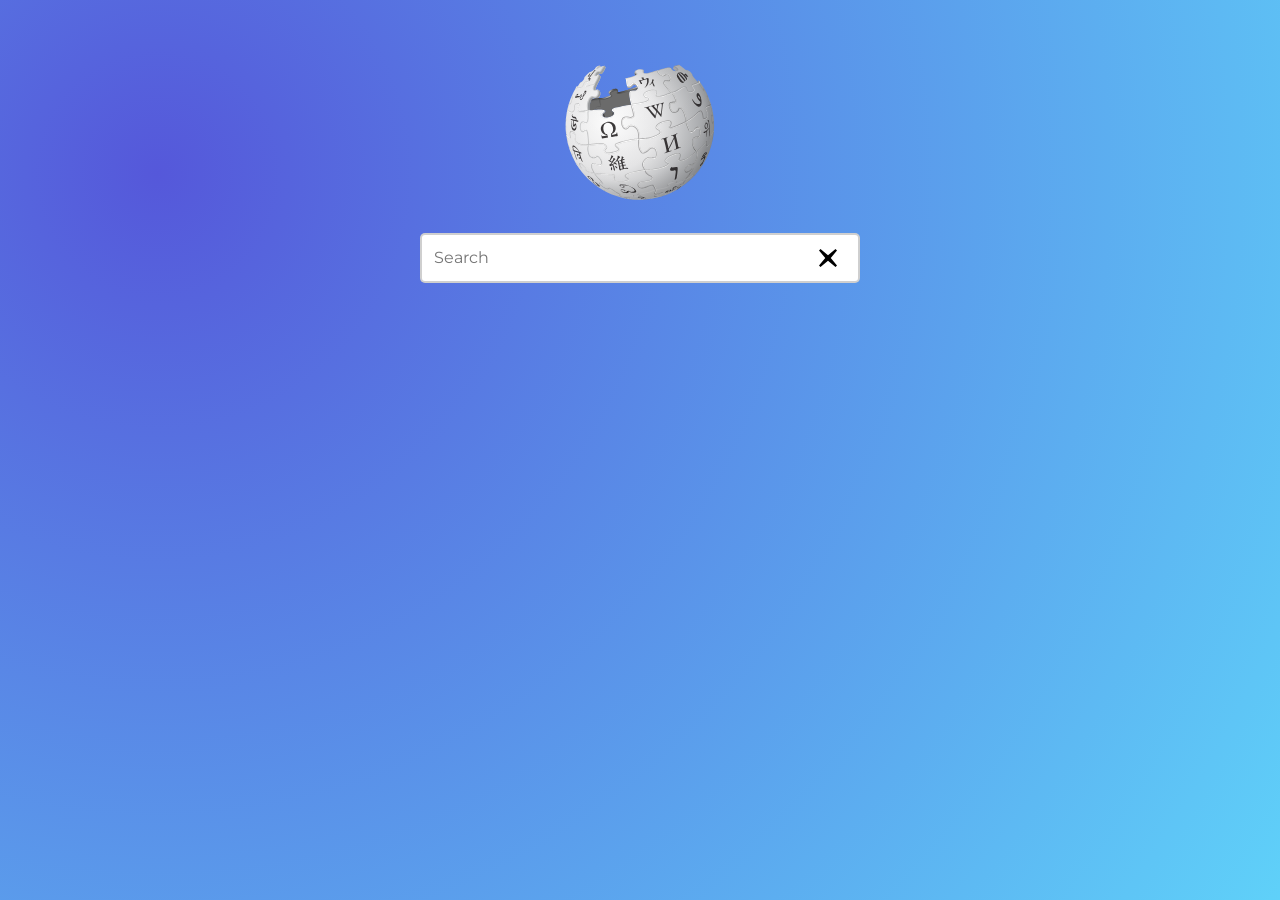
<file: index.html>
<html lang="en">
<head>
    <meta charset="UTF-8">
    <meta http-equiv="X-UA-Compatible" content="IE=edge">
    <meta name="viewport" content="width=device-width, initial-scale=1.0">
    <title>Wikipedia Search App</title>
    <link rel="stylesheet" href="assets/css/style.css">
    <style>
        body{
            background: radial-gradient(circle at 12.3% 19.3%, rgb(85, 88, 218) 0%, rgb(95, 209, 249) 100.2%);
        }
        form input {
            width: 440px;
            border: 2px solid var(--border-color);
            border-radius: 5px;
            font-size: 16px;
        }
        form > a {
            left: 0%;
            right: -100%;
            transform: translateX(45%);
        }
        .result-item {
            background-color: var(--light-blue);
            border-radius: 5px;
            transition: 0.1s;
        }
        .result-item:hover {
            box-shadow: 1px 2px 12px 2px rgba(17,81,140,1);
            -webkit-box-shadow: 1px 2px 12px 2px rgba(17,81,140,1);
            -moz-box-shadow: 1px 2px 12px 2px rgba(17,81,140,1);
        }
        /* .result-item > a {
            color: var(--link-blue);
        } */
        
    </style>
</head>
<body>
    <header class="d-flex justify-content-center align-items-center flex-column gap-2 p-4">
        <img src="assets/img/Wikipedia-logo-v2.svg" alt="" width="150px">
        <form class="submit-form d-flex align-items-center position-relative">
            <input type="text" name="" id="input" placeholder="Search" class="p-0-75" autocomplete="off" required autofocus>
            <a class="position-absolute" href="#"><img src="assets/icon/delete.svg" alt="" width="24px"></a> 
        </form>
    </header>
    <section class="results d-flex flex-column justify-content-center gap-1-5 p-3"> 
    </section>
</body>
<script src="assets/js/main.js"></script>
</html>
</file>
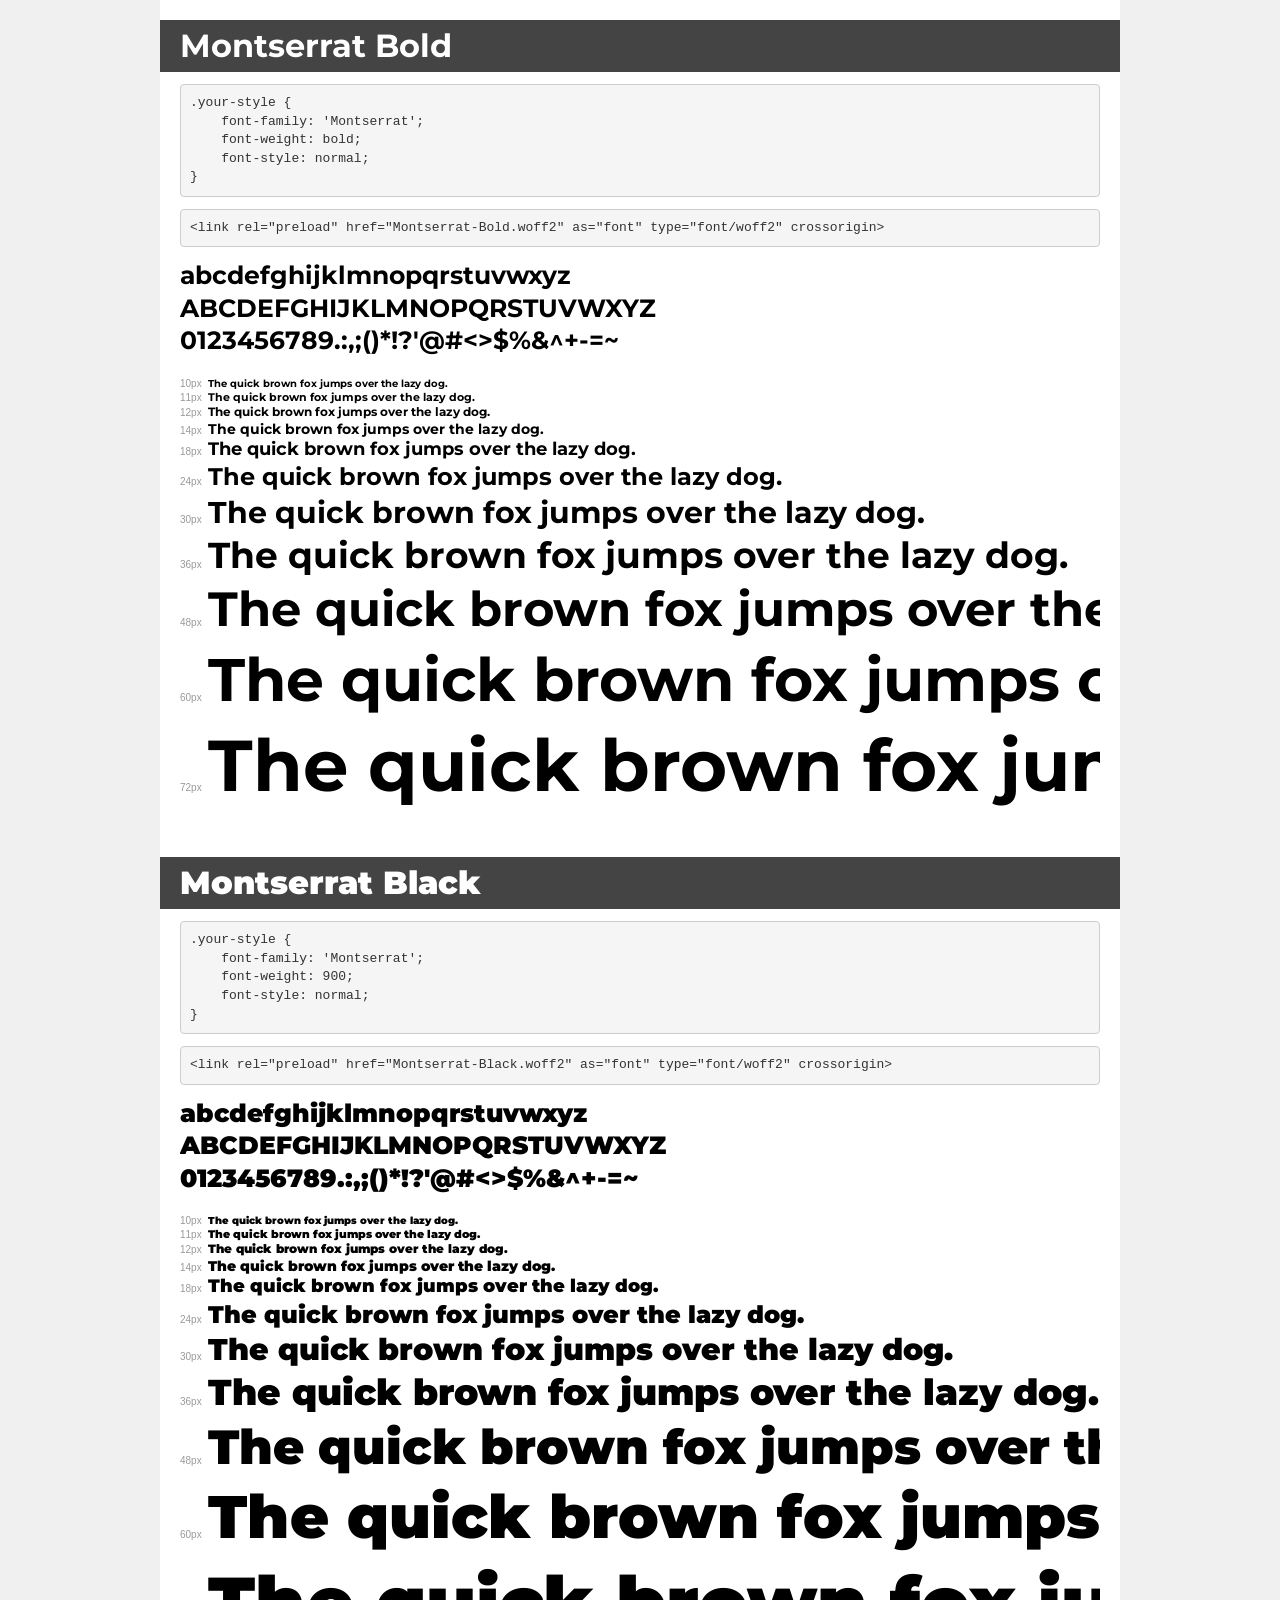
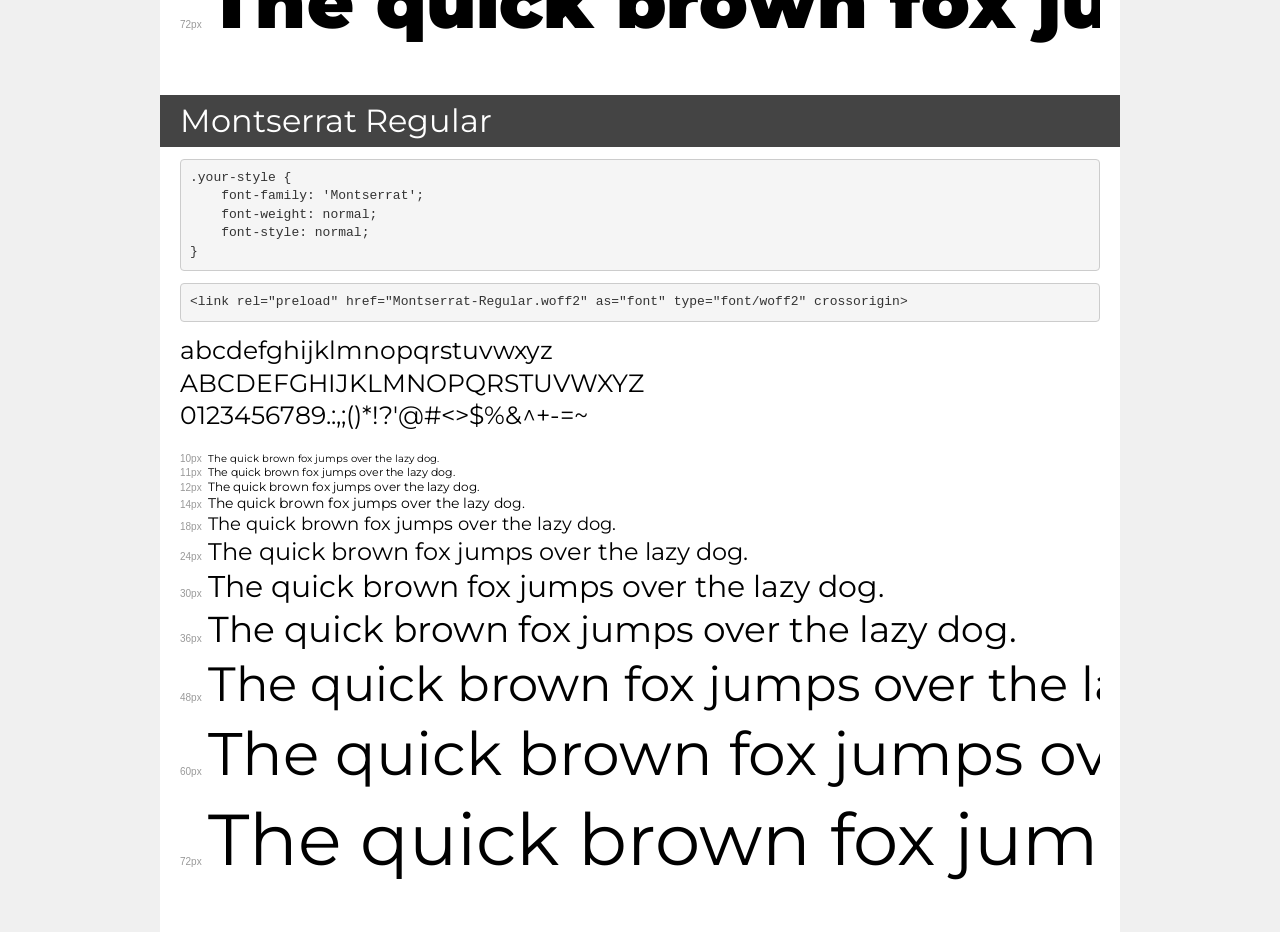
<file: assets/fonts/transfonter.org-20220406-080443/demo.html>
<!DOCTYPE html>
<html lang="en">
<head>
    <meta charset="utf-8">
    <meta http-equiv="X-UA-Compatible" content="IE=edge">
    <meta name="viewport" content="width=device-width, initial-scale=1">
    <meta name="robots" content="noindex, noarchive">
    <meta name="format-detection" content="telephone=no">
    <title>Transfonter demo</title>
    <link href="stylesheet.css" rel="stylesheet">
    <style>
        /*
        http://meyerweb.com/eric/tools/css/reset/
        v2.0 | 20110126
        License: none (public domain)
        */
        html, body, div, span, applet, object, iframe,
        h1, h2, h3, h4, h5, h6, p, blockquote, pre,
        a, abbr, acronym, address, big, cite, code,
        del, dfn, em, img, ins, kbd, q, s, samp,
        small, strike, strong, sub, sup, tt, var,
        b, u, i, center,
        dl, dt, dd, ol, ul, li,
        fieldset, form, label, legend,
        table, caption, tbody, tfoot, thead, tr, th, td,
        article, aside, canvas, details, embed,
        figure, figcaption, footer, header, hgroup,
        menu, nav, output, ruby, section, summary,
        time, mark, audio, video {
            margin: 0;
            padding: 0;
            border: 0;
            font-size: 100%;
            font: inherit;
            vertical-align: baseline;
        }
        /* HTML5 display-role reset for older browsers */
        article, aside, details, figcaption, figure,
        footer, header, hgroup, menu, nav, section {
            display: block;
        }
        body {
            line-height: 1;
        }
        ol, ul {
            list-style: none;
        }
        blockquote, q {
            quotes: none;
        }
        blockquote:before, blockquote:after,
        q:before, q:after {
            content: '';
            content: none;
        }
        table {
            border-collapse: collapse;
            border-spacing: 0;
        }
        /* demo styles */
        body {
            background: #f0f0f0;
            color: #000;
        }
        .page {
            background: #fff;
            width: 920px;
            margin: 0 auto;
            padding: 20px 20px 0 20px;
            overflow: hidden;
        }
        .font-container {
            overflow-x: auto;
            overflow-y: hidden;
            margin-bottom: 40px;
            line-height: 1.3;
            white-space: nowrap;
            padding-bottom: 5px;
        }
        h1 {
            position: relative;
            background: #444;
            font-size: 32px;
            color: #fff;
            padding: 10px 20px;
            margin: 0 -20px 12px -20px;
        }
        .letters {
            font-size: 25px;
            margin-bottom: 20px;
        }
        .s10:before {
            content: '10px';
        }
        .s11:before {
            content: '11px';
        }
        .s12:before {
            content: '12px';
        }
        .s14:before {
            content: '14px';
        }
        .s18:before {
            content: '18px';
        }
        .s24:before {
            content: '24px';
        }
        .s30:before {
            content: '30px';
        }
        .s36:before {
            content: '36px';
        }
        .s48:before {
            content: '48px';
        }
        .s60:before {
            content: '60px';
        }
        .s72:before {
            content: '72px';
        }
        .s10:before, .s11:before, .s12:before, .s14:before,
        .s18:before, .s24:before, .s30:before, .s36:before,
        .s48:before, .s60:before, .s72:before {
            font-family: Arial, sans-serif;
            font-size: 10px;
            font-weight: normal;
            font-style: normal;
            color: #999;
            padding-right: 6px;
        }
        pre {
            display: block;
            padding: 9px;
            margin: 0 0 12px;
            font-family: Monaco, Menlo, Consolas, "Courier New", monospace;
            font-size: 13px;
            line-height: 1.428571429;
            color: #333;
            font-weight: normal;
            font-style: normal;
            background-color: #f5f5f5;
            border: 1px solid #ccc;
            overflow-x: auto;
            border-radius: 4px;
        }
        /* responsive */
        @media (max-width: 959px) {
            .page {
                width: auto;
                margin: 0;
            }
        }
    </style>
</head>
<body>
<div class="page">
    <div class="demo">
        <h1 style="font-family: 'Montserrat'; font-weight: bold; font-style: normal;">Montserrat Bold</h1>
        <pre title="Usage">.your-style {
    font-family: 'Montserrat';
    font-weight: bold;
    font-style: normal;
}</pre>
        <pre title="Preload (optional)">
&lt;link rel=&quot;preload&quot; href=&quot;Montserrat-Bold.woff2&quot; as=&quot;font&quot; type=&quot;font/woff2&quot; crossorigin&gt;</pre>
        <div class="font-container" style="font-family: 'Montserrat'; font-weight: bold; font-style: normal;">
            <p class="letters">
                abcdefghijklmnopqrstuvwxyz<br>
ABCDEFGHIJKLMNOPQRSTUVWXYZ<br>
                0123456789.:,;()*!?'@#&lt;&gt;$%&^+-=~
            </p>
            <p class="s10" style="font-size: 10px;">The quick brown fox jumps over the lazy dog.</p>
            <p class="s11" style="font-size: 11px;">The quick brown fox jumps over the lazy dog.</p>
            <p class="s12" style="font-size: 12px;">The quick brown fox jumps over the lazy dog.</p>
            <p class="s14" style="font-size: 14px;">The quick brown fox jumps over the lazy dog.</p>
            <p class="s18" style="font-size: 18px;">The quick brown fox jumps over the lazy dog.</p>
            <p class="s24" style="font-size: 24px;">The quick brown fox jumps over the lazy dog.</p>
            <p class="s30" style="font-size: 30px;">The quick brown fox jumps over the lazy dog.</p>
            <p class="s36" style="font-size: 36px;">The quick brown fox jumps over the lazy dog.</p>
            <p class="s48" style="font-size: 48px;">The quick brown fox jumps over the lazy dog.</p>
            <p class="s60" style="font-size: 60px;">The quick brown fox jumps over the lazy dog.</p>
            <p class="s72" style="font-size: 72px;">The quick brown fox jumps over the lazy dog.</p>
        </div>
    </div>

    <div class="demo">
        <h1 style="font-family: 'Montserrat'; font-weight: 900; font-style: normal;">Montserrat Black</h1>
        <pre title="Usage">.your-style {
    font-family: 'Montserrat';
    font-weight: 900;
    font-style: normal;
}</pre>
        <pre title="Preload (optional)">
&lt;link rel=&quot;preload&quot; href=&quot;Montserrat-Black.woff2&quot; as=&quot;font&quot; type=&quot;font/woff2&quot; crossorigin&gt;</pre>
        <div class="font-container" style="font-family: 'Montserrat'; font-weight: 900; font-style: normal;">
            <p class="letters">
                abcdefghijklmnopqrstuvwxyz<br>
ABCDEFGHIJKLMNOPQRSTUVWXYZ<br>
                0123456789.:,;()*!?'@#&lt;&gt;$%&^+-=~
            </p>
            <p class="s10" style="font-size: 10px;">The quick brown fox jumps over the lazy dog.</p>
            <p class="s11" style="font-size: 11px;">The quick brown fox jumps over the lazy dog.</p>
            <p class="s12" style="font-size: 12px;">The quick brown fox jumps over the lazy dog.</p>
            <p class="s14" style="font-size: 14px;">The quick brown fox jumps over the lazy dog.</p>
            <p class="s18" style="font-size: 18px;">The quick brown fox jumps over the lazy dog.</p>
            <p class="s24" style="font-size: 24px;">The quick brown fox jumps over the lazy dog.</p>
            <p class="s30" style="font-size: 30px;">The quick brown fox jumps over the lazy dog.</p>
            <p class="s36" style="font-size: 36px;">The quick brown fox jumps over the lazy dog.</p>
            <p class="s48" style="font-size: 48px;">The quick brown fox jumps over the lazy dog.</p>
            <p class="s60" style="font-size: 60px;">The quick brown fox jumps over the lazy dog.</p>
            <p class="s72" style="font-size: 72px;">The quick brown fox jumps over the lazy dog.</p>
        </div>
    </div>

    <div class="demo">
        <h1 style="font-family: 'Montserrat'; font-weight: normal; font-style: normal;">Montserrat Regular</h1>
        <pre title="Usage">.your-style {
    font-family: 'Montserrat';
    font-weight: normal;
    font-style: normal;
}</pre>
        <pre title="Preload (optional)">
&lt;link rel=&quot;preload&quot; href=&quot;Montserrat-Regular.woff2&quot; as=&quot;font&quot; type=&quot;font/woff2&quot; crossorigin&gt;</pre>
        <div class="font-container" style="font-family: 'Montserrat'; font-weight: normal; font-style: normal;">
            <p class="letters">
                abcdefghijklmnopqrstuvwxyz<br>
ABCDEFGHIJKLMNOPQRSTUVWXYZ<br>
                0123456789.:,;()*!?'@#&lt;&gt;$%&^+-=~
            </p>
            <p class="s10" style="font-size: 10px;">The quick brown fox jumps over the lazy dog.</p>
            <p class="s11" style="font-size: 11px;">The quick brown fox jumps over the lazy dog.</p>
            <p class="s12" style="font-size: 12px;">The quick brown fox jumps over the lazy dog.</p>
            <p class="s14" style="font-size: 14px;">The quick brown fox jumps over the lazy dog.</p>
            <p class="s18" style="font-size: 18px;">The quick brown fox jumps over the lazy dog.</p>
            <p class="s24" style="font-size: 24px;">The quick brown fox jumps over the lazy dog.</p>
            <p class="s30" style="font-size: 30px;">The quick brown fox jumps over the lazy dog.</p>
            <p class="s36" style="font-size: 36px;">The quick brown fox jumps over the lazy dog.</p>
            <p class="s48" style="font-size: 48px;">The quick brown fox jumps over the lazy dog.</p>
            <p class="s60" style="font-size: 60px;">The quick brown fox jumps over the lazy dog.</p>
            <p class="s72" style="font-size: 72px;">The quick brown fox jumps over the lazy dog.</p>
        </div>
    </div>

</div>
</body>
</html>
</file>
<file: assets/css/style.css>
@import 'global.css'; /* *css for global elements */



/*@charset "UTF-8";*/
@font-face {
  font-family: 'Montserrat-Bold';
  src: url('../fonts/Montserrat-Bold.eot');
  src: url('../fonts/Montserrat-Bold.eot?#iefix') format('embedded-opentype'),
      url('../fonts/Montserrat-Bold.woff2') format('woff2'),
      url('../fonts/Montserrat-Bold.woff') format('woff'),
      url('../fonts/Montserrat-Bold.ttf') format('truetype'),
      url('../fonts/Montserrat-Bold.svg#Montserrat-Bold') format('svg');
  font-weight: 700;
  font-style: normal;
  font-display: swap;
}

@font-face {
  font-family: 'Montserrat-Black';
  src: url('../fonts/Montserrat-Black.eot');
  src: url('../fonts/Montserrat-Black.eot?#iefix') format('embedded-opentype'),
      url('../fonts/Montserrat-Black.woff2') format('woff2'),
      url('../fonts/Montserrat-Black.woff') format('woff'),
      url('../fonts/Montserrat-Black.ttf') format('truetype'),
      url('../fonts/Montserrat-Black.svg#Montserrat-Black') format('svg');
  font-weight: 900;
  font-style: normal;
  font-display: swap;
}

@font-face {
  font-family: 'Montserrat-Regular';
  src: url('../fonts/Montserrat-Regular.eot');
  src: url('../fonts/Montserrat-Regular.eot?#iefix') format('embedded-opentype'),
      url('../fonts/Montserrat-Regular.woff2') format('woff2'),
      url('../fonts/Montserrat-Regular.woff') format('woff'),
      url('../fonts/Montserrat-Regular.ttf') format('truetype'),
      url('../fonts/Montserrat-Regular.svg#Montserrat-Regular') format('svg');
  font-weight: normal;
  font-style: normal;
  font-display: swap;
}

.regular {
  font-family: 'Montserrat-Regular';
}
.black {
  font-family: 'Montserrat-Black';
}
.bold {
  font-family: 'Montserrat-Bold';

}

*,
::after,
::before {
  box-sizing: border-box;
  margin: 0;
  padding: 0;
  border: 0;
  line-height: 1.4;
  font-family: inherit;
}
html {
  font-size: 16px;
  font-family: 'Montserrat-Regular';
  scroll-behavior: smooth;
}
body {
  font-size: 1rem;
  font-weight: 400;
}
a {
  color: inherit;
  text-decoration: none;
}
button {
  background-color: transparent;
  cursor: pointer;
  outline: 0;
}
input {
  outline: 0;
}
button,
ul {
  padding: 0;
}
ul {
  list-style: none;
}
b,
strong {
  font-weight: bolder;
}
.img-fluid {
  max-width: 100%;
  height: auto;
}
.container,
.container-fluid,
.container-sm,
.container-md,
.container-lg,
.container-xl,
.container-xxl {
  width: 100%;
  padding-right: 15px;
  padding-left: 15px;
  margin-right: auto;
  margin-left: auto;
}
@media (min-width: 576px) {
  .container,
  .container-sm {
    max-width: 540px;
  }
}
@media (min-width: 768px) {
  .container,
  .container-sm,
  .container-md {
    max-width: 720px;
  }
}
@media (min-width: 992px) {
  .container,
  .container-sm,
  .container-md,
  .container-lg {
    max-width: 960px;
  }
  .container,
  .container-fluid,
  .container-sm,
  .container-md,
  .container-lg,
  .container-xl,
  .container-xxl {
    padding-right: 0;
    padding-left: 0;
  }
}
@media (min-width: 1200px) {
  .container,
  .container-sm,
  .container-md,
  .container-lg,
  .container-xl {
    max-width: 1140px;
  }
}
@media (min-width: 1400px) {
  .container,
  .container-sm,
  .container-md,
  .container-lg,
  .container-xl,
  .container-xxl {
    max-width: 1320px;
  }
}
.row {
  display: -ms-flexbox;
  display: flex;
  -ms-flex-wrap: wrap;
  flex-wrap: wrap;
  margin-right: -15px;
  margin-left: -15px;
}
.no-gutters {
  margin-right: 0;
  margin-left: 0;
}
.no-gutters > .col,
.no-gutters > [class*='col-'] {
  padding-right: 0;
  padding-left: 0;
}
.col-1,
.col-2,
.col-3,
.col-4,
.col-5,
.col-6,
.col-7,
.col-8,
.col-9,
.col-10,
.col-11,
.col-12,
.col,
.col-auto,
.col-sm-1,
.col-sm-2,
.col-sm-3,
.col-sm-4,
.col-sm-5,
.col-sm-6,
.col-sm-7,
.col-sm-8,
.col-sm-9,
.col-sm-10,
.col-sm-11,
.col-sm-12,
.col-sm,
.col-sm-auto,
.col-md-1,
.col-md-2,
.col-md-3,
.col-md-4,
.col-md-5,
.col-md-6,
.col-md-7,
.col-md-8,
.col-md-9,
.col-md-10,
.col-md-11,
.col-md-12,
.col-md,
.col-md-auto,
.col-lg-1,
.col-lg-2,
.col-lg-3,
.col-lg-4,
.col-lg-5,
.col-lg-6,
.col-lg-7,
.col-lg-8,
.col-lg-9,
.col-lg-10,
.col-lg-11,
.col-lg-12,
.col-lg,
.col-lg-auto,
.col-xl-1,
.col-xl-2,
.col-xl-3,
.col-xl-4,
.col-xl-5,
.col-xl-6,
.col-xl-7,
.col-xl-8,
.col-xl-9,
.col-xl-10,
.col-xl-11,
.col-xl-12,
.col-xl,
.col-xl-auto,
.col-xxl-1,
.col-xxl-2,
.col-xxl-3,
.col-xxl-4,
.col-xxl-5,
.col-xxl-6,
.col-xxl-7,
.col-xxl-8,
.col-xxl-9,
.col-xxl-10,
.col-xxl-11,
.col-xxl-12,
.col-xxl,
.col-xxl-auto {
  position: relative;
  width: 100%;
  padding-right: 15px;
  padding-left: 15px;
}
.col {
  -ms-flex-preferred-size: 0;
  flex-basis: 0;
  -ms-flex-positive: 1;
  flex-grow: 1;
  max-width: 100%;
}
.row-cols-1 > * {
  -ms-flex: 0 0 100%;
  flex: 0 0 100%;
  max-width: 100%;
}
.row-cols-2 > * {
  -ms-flex: 0 0 50%;
  flex: 0 0 50%;
  max-width: 50%;
}
.row-cols-3 > * {
  -ms-flex: 0 0 33.333333%;
  flex: 0 0 33.333333%;
  max-width: 33.333333%;
}
.row-cols-4 > * {
  -ms-flex: 0 0 25%;
  flex: 0 0 25%;
  max-width: 25%;
}
.row-cols-5 > * {
  -ms-flex: 0 0 20%;
  flex: 0 0 20%;
  max-width: 20%;
}
.row-cols-6 > * {
  -ms-flex: 0 0 16.666667%;
  flex: 0 0 16.666667%;
  max-width: 16.666667%;
}
.col-auto {
  -ms-flex: 0 0 auto;
  flex: 0 0 auto;
  width: auto;
  max-width: 100%;
}
.col-1 {
  -ms-flex: 0 0 8.333333%;
  flex: 0 0 8.333333%;
  max-width: 8.333333%;
}
.col-2 {
  -ms-flex: 0 0 16.666667%;
  flex: 0 0 16.666667%;
  max-width: 16.666667%;
}
.col-3 {
  -ms-flex: 0 0 25%;
  flex: 0 0 25%;
  max-width: 25%;
}
.col-4 {
  -ms-flex: 0 0 33.333333%;
  flex: 0 0 33.333333%;
  max-width: 33.333333%;
}
.col-5 {
  -ms-flex: 0 0 41.666667%;
  flex: 0 0 41.666667%;
  max-width: 41.666667%;
}
.col-6 {
  -ms-flex: 0 0 50%;
  flex: 0 0 50%;
  max-width: 50%;
}
.col-7 {
  -ms-flex: 0 0 58.333333%;
  flex: 0 0 58.333333%;
  max-width: 58.333333%;
}
.col-8 {
  -ms-flex: 0 0 66.666667%;
  flex: 0 0 66.666667%;
  max-width: 66.666667%;
}
.col-9 {
  -ms-flex: 0 0 75%;
  flex: 0 0 75%;
  max-width: 75%;
}
.col-10 {
  -ms-flex: 0 0 83.333333%;
  flex: 0 0 83.333333%;
  max-width: 83.333333%;
}
.col-11 {
  -ms-flex: 0 0 91.666667%;
  flex: 0 0 91.666667%;
  max-width: 91.666667%;
}
.col-12 {
  -ms-flex: 0 0 100%;
  flex: 0 0 100%;
  max-width: 100%;
}
.order-first {
  -ms-flex-order: -1;
  order: -1;
}
.order-last {
  -ms-flex-order: 13;
  order: 13;
}
.order-0 {
  -ms-flex-order: 0;
  order: 0;
}
.order-1 {
  -ms-flex-order: 1;
  order: 1;
}
.order-2 {
  -ms-flex-order: 2;
  order: 2;
}
.order-3 {
  -ms-flex-order: 3;
  order: 3;
}
.order-4 {
  -ms-flex-order: 4;
  order: 4;
}
.order-5 {
  -ms-flex-order: 5;
  order: 5;
}
.order-6 {
  -ms-flex-order: 6;
  order: 6;
}
.order-7 {
  -ms-flex-order: 7;
  order: 7;
}
.order-8 {
  -ms-flex-order: 8;
  order: 8;
}
.order-9 {
  -ms-flex-order: 9;
  order: 9;
}
.order-10 {
  -ms-flex-order: 10;
  order: 10;
}
.order-11 {
  -ms-flex-order: 11;
  order: 11;
}
.order-12 {
  -ms-flex-order: 12;
  order: 12;
}
.offset-1 {
  margin-left: 8.333333%;
}
.offset-2 {
  margin-left: 16.666667%;
}
.offset-3 {
  margin-left: 25%;
}
.offset-4 {
  margin-left: 33.333333%;
}
.offset-5 {
  margin-left: 41.666667%;
}
.offset-6 {
  margin-left: 50%;
}
.offset-7 {
  margin-left: 58.333333%;
}
.offset-8 {
  margin-left: 66.666667%;
}
.offset-9 {
  margin-left: 75%;
}
.offset-10 {
  margin-left: 83.333333%;
}
.offset-11 {
  margin-left: 91.666667%;
}
@media (min-width: 576px) {
  .col-sm {
    -ms-flex-preferred-size: 0;
    flex-basis: 0;
    -ms-flex-positive: 1;
    flex-grow: 1;
    max-width: 100%;
  }
  .row-cols-sm-1 > * {
    -ms-flex: 0 0 100%;
    flex: 0 0 100%;
    max-width: 100%;
  }
  .row-cols-sm-2 > * {
    -ms-flex: 0 0 50%;
    flex: 0 0 50%;
    max-width: 50%;
  }
  .row-cols-sm-3 > * {
    -ms-flex: 0 0 33.333333%;
    flex: 0 0 33.333333%;
    max-width: 33.333333%;
  }
  .row-cols-sm-4 > * {
    -ms-flex: 0 0 25%;
    flex: 0 0 25%;
    max-width: 25%;
  }
  .row-cols-sm-5 > * {
    -ms-flex: 0 0 20%;
    flex: 0 0 20%;
    max-width: 20%;
  }
  .row-cols-sm-6 > * {
    -ms-flex: 0 0 16.666667%;
    flex: 0 0 16.666667%;
    max-width: 16.666667%;
  }
  .col-sm-auto {
    -ms-flex: 0 0 auto;
    flex: 0 0 auto;
    width: auto;
    max-width: 100%;
  }
  .col-sm-1 {
    -ms-flex: 0 0 8.333333%;
    flex: 0 0 8.333333%;
    max-width: 8.333333%;
  }
  .col-sm-2 {
    -ms-flex: 0 0 16.666667%;
    flex: 0 0 16.666667%;
    max-width: 16.666667%;
  }
  .col-sm-3 {
    -ms-flex: 0 0 25%;
    flex: 0 0 25%;
    max-width: 25%;
  }
  .col-sm-4 {
    -ms-flex: 0 0 33.333333%;
    flex: 0 0 33.333333%;
    max-width: 33.333333%;
  }
  .col-sm-5 {
    -ms-flex: 0 0 41.666667%;
    flex: 0 0 41.666667%;
    max-width: 41.666667%;
  }
  .col-sm-6 {
    -ms-flex: 0 0 50%;
    flex: 0 0 50%;
    max-width: 50%;
  }
  .col-sm-7 {
    -ms-flex: 0 0 58.333333%;
    flex: 0 0 58.333333%;
    max-width: 58.333333%;
  }
  .col-sm-8 {
    -ms-flex: 0 0 66.666667%;
    flex: 0 0 66.666667%;
    max-width: 66.666667%;
  }
  .col-sm-9 {
    -ms-flex: 0 0 75%;
    flex: 0 0 75%;
    max-width: 75%;
  }
  .col-sm-10 {
    -ms-flex: 0 0 83.333333%;
    flex: 0 0 83.333333%;
    max-width: 83.333333%;
  }
  .col-sm-11 {
    -ms-flex: 0 0 91.666667%;
    flex: 0 0 91.666667%;
    max-width: 91.666667%;
  }
  .col-sm-12 {
    -ms-flex: 0 0 100%;
    flex: 0 0 100%;
    max-width: 100%;
  }
  .order-sm-first {
    -ms-flex-order: -1;
    order: -1;
  }
  .order-sm-last {
    -ms-flex-order: 13;
    order: 13;
  }
  .order-sm-0 {
    -ms-flex-order: 0;
    order: 0;
  }
  .order-sm-1 {
    -ms-flex-order: 1;
    order: 1;
  }
  .order-sm-2 {
    -ms-flex-order: 2;
    order: 2;
  }
  .order-sm-3 {
    -ms-flex-order: 3;
    order: 3;
  }
  .order-sm-4 {
    -ms-flex-order: 4;
    order: 4;
  }
  .order-sm-5 {
    -ms-flex-order: 5;
    order: 5;
  }
  .order-sm-6 {
    -ms-flex-order: 6;
    order: 6;
  }
  .order-sm-7 {
    -ms-flex-order: 7;
    order: 7;
  }
  .order-sm-8 {
    -ms-flex-order: 8;
    order: 8;
  }
  .order-sm-9 {
    -ms-flex-order: 9;
    order: 9;
  }
  .order-sm-10 {
    -ms-flex-order: 10;
    order: 10;
  }
  .order-sm-11 {
    -ms-flex-order: 11;
    order: 11;
  }
  .order-sm-12 {
    -ms-flex-order: 12;
    order: 12;
  }
  .offset-sm-0 {
    margin-left: 0;
  }
  .offset-sm-1 {
    margin-left: 8.333333%;
  }
  .offset-sm-2 {
    margin-left: 16.666667%;
  }
  .offset-sm-3 {
    margin-left: 25%;
  }
  .offset-sm-4 {
    margin-left: 33.333333%;
  }
  .offset-sm-5 {
    margin-left: 41.666667%;
  }
  .offset-sm-6 {
    margin-left: 50%;
  }
  .offset-sm-7 {
    margin-left: 58.333333%;
  }
  .offset-sm-8 {
    margin-left: 66.666667%;
  }
  .offset-sm-9 {
    margin-left: 75%;
  }
  .offset-sm-10 {
    margin-left: 83.333333%;
  }
  .offset-sm-11 {
    margin-left: 91.666667%;
  }
}
@media (min-width: 768px) {
  .col-md {
    -ms-flex-preferred-size: 0;
    flex-basis: 0;
    -ms-flex-positive: 1;
    flex-grow: 1;
    max-width: 100%;
  }
  .row-cols-md-1 > * {
    -ms-flex: 0 0 100%;
    flex: 0 0 100%;
    max-width: 100%;
  }
  .row-cols-md-2 > * {
    -ms-flex: 0 0 50%;
    flex: 0 0 50%;
    max-width: 50%;
  }
  .row-cols-md-3 > * {
    -ms-flex: 0 0 33.333333%;
    flex: 0 0 33.333333%;
    max-width: 33.333333%;
  }
  .row-cols-md-4 > * {
    -ms-flex: 0 0 25%;
    flex: 0 0 25%;
    max-width: 25%;
  }
  .row-cols-md-5 > * {
    -ms-flex: 0 0 20%;
    flex: 0 0 20%;
    max-width: 20%;
  }
  .row-cols-md-6 > * {
    -ms-flex: 0 0 16.666667%;
    flex: 0 0 16.666667%;
    max-width: 16.666667%;
  }
  .col-md-auto {
    -ms-flex: 0 0 auto;
    flex: 0 0 auto;
    width: auto;
    max-width: 100%;
  }
  .col-md-1 {
    -ms-flex: 0 0 8.333333%;
    flex: 0 0 8.333333%;
    max-width: 8.333333%;
  }
  .col-md-2 {
    -ms-flex: 0 0 16.666667%;
    flex: 0 0 16.666667%;
    max-width: 16.666667%;
  }
  .col-md-3 {
    -ms-flex: 0 0 25%;
    flex: 0 0 25%;
    max-width: 25%;
  }
  .col-md-4 {
    -ms-flex: 0 0 33.333333%;
    flex: 0 0 33.333333%;
    max-width: 33.333333%;
  }
  .col-md-5 {
    -ms-flex: 0 0 41.666667%;
    flex: 0 0 41.666667%;
    max-width: 41.666667%;
  }
  .col-md-6 {
    -ms-flex: 0 0 50%;
    flex: 0 0 50%;
    max-width: 50%;
  }
  .col-md-7 {
    -ms-flex: 0 0 58.333333%;
    flex: 0 0 58.333333%;
    max-width: 58.333333%;
  }
  .col-md-8 {
    -ms-flex: 0 0 66.666667%;
    flex: 0 0 66.666667%;
    max-width: 66.666667%;
  }
  .col-md-9 {
    -ms-flex: 0 0 75%;
    flex: 0 0 75%;
    max-width: 75%;
  }
  .col-md-10 {
    -ms-flex: 0 0 83.333333%;
    flex: 0 0 83.333333%;
    max-width: 83.333333%;
  }
  .col-md-11 {
    -ms-flex: 0 0 91.666667%;
    flex: 0 0 91.666667%;
    max-width: 91.666667%;
  }
  .col-md-12 {
    -ms-flex: 0 0 100%;
    flex: 0 0 100%;
    max-width: 100%;
  }
  .order-md-first {
    -ms-flex-order: -1;
    order: -1;
  }
  .order-md-last {
    -ms-flex-order: 13;
    order: 13;
  }
  .order-md-0 {
    -ms-flex-order: 0;
    order: 0;
  }
  .order-md-1 {
    -ms-flex-order: 1;
    order: 1;
  }
  .order-md-2 {
    -ms-flex-order: 2;
    order: 2;
  }
  .order-md-3 {
    -ms-flex-order: 3;
    order: 3;
  }
  .order-md-4 {
    -ms-flex-order: 4;
    order: 4;
  }
  .order-md-5 {
    -ms-flex-order: 5;
    order: 5;
  }
  .order-md-6 {
    -ms-flex-order: 6;
    order: 6;
  }
  .order-md-7 {
    -ms-flex-order: 7;
    order: 7;
  }
  .order-md-8 {
    -ms-flex-order: 8;
    order: 8;
  }
  .order-md-9 {
    -ms-flex-order: 9;
    order: 9;
  }
  .order-md-10 {
    -ms-flex-order: 10;
    order: 10;
  }
  .order-md-11 {
    -ms-flex-order: 11;
    order: 11;
  }
  .order-md-12 {
    -ms-flex-order: 12;
    order: 12;
  }
  .offset-md-0 {
    margin-left: 0;
  }
  .offset-md-1 {
    margin-left: 8.333333%;
  }
  .offset-md-2 {
    margin-left: 16.666667%;
  }
  .offset-md-3 {
    margin-left: 25%;
  }
  .offset-md-4 {
    margin-left: 33.333333%;
  }
  .offset-md-5 {
    margin-left: 41.666667%;
  }
  .offset-md-6 {
    margin-left: 50%;
  }
  .offset-md-7 {
    margin-left: 58.333333%;
  }
  .offset-md-8 {
    margin-left: 66.666667%;
  }
  .offset-md-9 {
    margin-left: 75%;
  }
  .offset-md-10 {
    margin-left: 83.333333%;
  }
  .offset-md-11 {
    margin-left: 91.666667%;
  }
}
@media (min-width: 992px) {
  .row {
    margin-right: 0;
    margin-left: 0;
  }
  .col-1,
  .col-2,
  .col-3,
  .col-4,
  .col-5,
  .col-6,
  .col-7,
  .col-8,
  .col-9,
  .col-10,
  .col-11,
  .col-12,
  .col,
  .col-auto,
  .col-sm-1,
  .col-sm-2,
  .col-sm-3,
  .col-sm-4,
  .col-sm-5,
  .col-sm-6,
  .col-sm-7,
  .col-sm-8,
  .col-sm-9,
  .col-sm-10,
  .col-sm-11,
  .col-sm-12,
  .col-sm,
  .col-sm-auto,
  .col-md-1,
  .col-md-2,
  .col-md-3,
  .col-md-4,
  .col-md-5,
  .col-md-6,
  .col-md-7,
  .col-md-8,
  .col-md-9,
  .col-md-10,
  .col-md-11,
  .col-md-12,
  .col-md,
  .col-md-auto,
  .col-lg-1,
  .col-lg-2,
  .col-lg-3,
  .col-lg-4,
  .col-lg-5,
  .col-lg-6,
  .col-lg-7,
  .col-lg-8,
  .col-lg-9,
  .col-lg-10,
  .col-lg-11,
  .col-lg-12,
  .col-lg,
  .col-lg-auto {
    padding-right: 0;
    padding-left: 0;
  }
  .col-lg {
    -ms-flex-preferred-size: 0;
    flex-basis: 0;
    -ms-flex-positive: 1;
    flex-grow: 1;
    max-width: 100%;
  }
  .row-cols-lg-1 > * {
    -ms-flex: 0 0 100%;
    flex: 0 0 100%;
    max-width: 100%;
  }
  .row-cols-lg-2 > * {
    -ms-flex: 0 0 50%;
    flex: 0 0 50%;
    max-width: 50%;
  }
  .row-cols-lg-3 > * {
    -ms-flex: 0 0 33.333333%;
    flex: 0 0 33.333333%;
    max-width: 33.333333%;
  }
  .row-cols-lg-4 > * {
    -ms-flex: 0 0 25%;
    flex: 0 0 25%;
    max-width: 25%;
  }
  .row-cols-lg-5 > * {
    -ms-flex: 0 0 20%;
    flex: 0 0 20%;
    max-width: 20%;
  }
  .row-cols-lg-6 > * {
    -ms-flex: 0 0 16.666667%;
    flex: 0 0 16.666667%;
    max-width: 16.666667%;
  }
  .col-lg-auto {
    -ms-flex: 0 0 auto;
    flex: 0 0 auto;
    width: auto;
    max-width: 100%;
  }
  .col-lg-1 {
    -ms-flex: 0 0 8.333333%;
    flex: 0 0 8.333333%;
    max-width: 8.333333%;
  }
  .col-lg-2 {
    -ms-flex: 0 0 16.666667%;
    flex: 0 0 16.666667%;
    max-width: 16.666667%;
  }
  .col-lg-3 {
    -ms-flex: 0 0 25%;
    flex: 0 0 25%;
    max-width: 25%;
  }
  .col-lg-4 {
    -ms-flex: 0 0 33.333333%;
    flex: 0 0 33.333333%;
    max-width: 33.333333%;
  }
  .col-lg-5 {
    -ms-flex: 0 0 41.666667%;
    flex: 0 0 41.666667%;
    max-width: 41.666667%;
  }
  .col-lg-6 {
    -ms-flex: 0 0 50%;
    flex: 0 0 50%;
    max-width: 50%;
  }
  .col-lg-7 {
    -ms-flex: 0 0 58.333333%;
    flex: 0 0 58.333333%;
    max-width: 58.333333%;
  }
  .col-lg-8 {
    -ms-flex: 0 0 66.666667%;
    flex: 0 0 66.666667%;
    max-width: 66.666667%;
  }
  .col-lg-9 {
    -ms-flex: 0 0 75%;
    flex: 0 0 75%;
    max-width: 75%;
  }
  .col-lg-10 {
    -ms-flex: 0 0 83.333333%;
    flex: 0 0 83.333333%;
    max-width: 83.333333%;
  }
  .col-lg-11 {
    -ms-flex: 0 0 91.666667%;
    flex: 0 0 91.666667%;
    max-width: 91.666667%;
  }
  .col-lg-12 {
    -ms-flex: 0 0 100%;
    flex: 0 0 100%;
    max-width: 100%;
  }
  .order-lg-first {
    -ms-flex-order: -1;
    order: -1;
  }
  .order-lg-last {
    -ms-flex-order: 13;
    order: 13;
  }
  .order-lg-0 {
    -ms-flex-order: 0;
    order: 0;
  }
  .order-lg-1 {
    -ms-flex-order: 1;
    order: 1;
  }
  .order-lg-2 {
    -ms-flex-order: 2;
    order: 2;
  }
  .order-lg-3 {
    -ms-flex-order: 3;
    order: 3;
  }
  .order-lg-4 {
    -ms-flex-order: 4;
    order: 4;
  }
  .order-lg-5 {
    -ms-flex-order: 5;
    order: 5;
  }
  .order-lg-6 {
    -ms-flex-order: 6;
    order: 6;
  }
  .order-lg-7 {
    -ms-flex-order: 7;
    order: 7;
  }
  .order-lg-8 {
    -ms-flex-order: 8;
    order: 8;
  }
  .order-lg-9 {
    -ms-flex-order: 9;
    order: 9;
  }
  .order-lg-10 {
    -ms-flex-order: 10;
    order: 10;
  }
  .order-lg-11 {
    -ms-flex-order: 11;
    order: 11;
  }
  .order-lg-12 {
    -ms-flex-order: 12;
    order: 12;
  }
  .offset-lg-0 {
    margin-left: 0;
  }
  .offset-lg-1 {
    margin-left: 8.333333%;
  }
  .offset-lg-2 {
    margin-left: 16.666667%;
  }
  .offset-lg-3 {
    margin-left: 25%;
  }
  .offset-lg-4 {
    margin-left: 33.333333%;
  }
  .offset-lg-5 {
    margin-left: 41.666667%;
  }
  .offset-lg-6 {
    margin-left: 50%;
  }
  .offset-lg-7 {
    margin-left: 58.333333%;
  }
  .offset-lg-8 {
    margin-left: 66.666667%;
  }
  .offset-lg-9 {
    margin-left: 75%;
  }
  .offset-lg-10 {
    margin-left: 83.333333%;
  }
  .offset-lg-11 {
    margin-left: 91.666667%;
  }
}
@media (min-width: 1200px) {
  .col-xl {
    -ms-flex-preferred-size: 0;
    flex-basis: 0;
    -ms-flex-positive: 1;
    flex-grow: 1;
    max-width: 100%;
  }
  .row-cols-xl-1 > * {
    -ms-flex: 0 0 100%;
    flex: 0 0 100%;
    max-width: 100%;
  }
  .row-cols-xl-2 > * {
    -ms-flex: 0 0 50%;
    flex: 0 0 50%;
    max-width: 50%;
  }
  .row-cols-xl-3 > * {
    -ms-flex: 0 0 33.333333%;
    flex: 0 0 33.333333%;
    max-width: 33.333333%;
  }
  .row-cols-xl-4 > * {
    -ms-flex: 0 0 25%;
    flex: 0 0 25%;
    max-width: 25%;
  }
  .row-cols-xl-5 > * {
    -ms-flex: 0 0 20%;
    flex: 0 0 20%;
    max-width: 20%;
  }
  .row-cols-xl-6 > * {
    -ms-flex: 0 0 16.666667%;
    flex: 0 0 16.666667%;
    max-width: 16.666667%;
  }
  .col-xl-auto {
    -ms-flex: 0 0 auto;
    flex: 0 0 auto;
    width: auto;
    max-width: 100%;
  }
  .col-xl-1 {
    -ms-flex: 0 0 8.333333%;
    flex: 0 0 8.333333%;
    max-width: 8.333333%;
  }
  .col-xl-2 {
    -ms-flex: 0 0 16.666667%;
    flex: 0 0 16.666667%;
    max-width: 16.666667%;
  }
  .col-xl-3 {
    -ms-flex: 0 0 25%;
    flex: 0 0 25%;
    max-width: 25%;
  }
  .col-xl-4 {
    -ms-flex: 0 0 33.333333%;
    flex: 0 0 33.333333%;
    max-width: 33.333333%;
  }
  .col-xl-5 {
    -ms-flex: 0 0 41.666667%;
    flex: 0 0 41.666667%;
    max-width: 41.666667%;
  }
  .col-xl-6 {
    -ms-flex: 0 0 50%;
    flex: 0 0 50%;
    max-width: 50%;
  }
  .col-xl-7 {
    -ms-flex: 0 0 58.333333%;
    flex: 0 0 58.333333%;
    max-width: 58.333333%;
  }
  .col-xl-8 {
    -ms-flex: 0 0 66.666667%;
    flex: 0 0 66.666667%;
    max-width: 66.666667%;
  }
  .col-xl-9 {
    -ms-flex: 0 0 75%;
    flex: 0 0 75%;
    max-width: 75%;
  }
  .col-xl-10 {
    -ms-flex: 0 0 83.333333%;
    flex: 0 0 83.333333%;
    max-width: 83.333333%;
  }
  .col-xl-11 {
    -ms-flex: 0 0 91.666667%;
    flex: 0 0 91.666667%;
    max-width: 91.666667%;
  }
  .col-xl-12 {
    -ms-flex: 0 0 100%;
    flex: 0 0 100%;
    max-width: 100%;
  }
  .order-xl-first {
    -ms-flex-order: -1;
    order: -1;
  }
  .order-xl-last {
    -ms-flex-order: 13;
    order: 13;
  }
  .order-xl-0 {
    -ms-flex-order: 0;
    order: 0;
  }
  .order-xl-1 {
    -ms-flex-order: 1;
    order: 1;
  }
  .order-xl-2 {
    -ms-flex-order: 2;
    order: 2;
  }
  .order-xl-3 {
    -ms-flex-order: 3;
    order: 3;
  }
  .order-xl-4 {
    -ms-flex-order: 4;
    order: 4;
  }
  .order-xl-5 {
    -ms-flex-order: 5;
    order: 5;
  }
  .order-xl-6 {
    -ms-flex-order: 6;
    order: 6;
  }
  .order-xl-7 {
    -ms-flex-order: 7;
    order: 7;
  }
  .order-xl-8 {
    -ms-flex-order: 8;
    order: 8;
  }
  .order-xl-9 {
    -ms-flex-order: 9;
    order: 9;
  }
  .order-xl-10 {
    -ms-flex-order: 10;
    order: 10;
  }
  .order-xl-11 {
    -ms-flex-order: 11;
    order: 11;
  }
  .order-xl-12 {
    -ms-flex-order: 12;
    order: 12;
  }
  .offset-xl-0 {
    margin-left: 0;
  }
  .offset-xl-1 {
    margin-left: 8.333333%;
  }
  .offset-xl-2 {
    margin-left: 16.666667%;
  }
  .offset-xl-3 {
    margin-left: 25%;
  }
  .offset-xl-4 {
    margin-left: 33.333333%;
  }
  .offset-xl-5 {
    margin-left: 41.666667%;
  }
  .offset-xl-6 {
    margin-left: 50%;
  }
  .offset-xl-7 {
    margin-left: 58.333333%;
  }
  .offset-xl-8 {
    margin-left: 66.666667%;
  }
  .offset-xl-9 {
    margin-left: 75%;
  }
  .offset-xl-10 {
    margin-left: 83.333333%;
  }
  .offset-xl-11 {
    margin-left: 91.666667%;
  }
}
@media (min-width: 1400px) {
  .col-xxl {
    -ms-flex-preferred-size: 0;
    flex-basis: 0;
    -ms-flex-positive: 1;
    flex-grow: 1;
    max-width: 100%;
  }
  .row-cols-xxl-1 > * {
    -ms-flex: 0 0 100%;
    flex: 0 0 100%;
    max-width: 100%;
  }
  .row-cols-xxl-2 > * {
    -ms-flex: 0 0 50%;
    flex: 0 0 50%;
    max-width: 50%;
  }
  .row-cols-xxl-3 > * {
    -ms-flex: 0 0 33.333333%;
    flex: 0 0 33.333333%;
    max-width: 33.333333%;
  }
  .row-cols-xxl-4 > * {
    -ms-flex: 0 0 25%;
    flex: 0 0 25%;
    max-width: 25%;
  }
  .row-cols-xxl-5 > * {
    -ms-flex: 0 0 20%;
    flex: 0 0 20%;
    max-width: 20%;
  }
  .row-cols-xxl-6 > * {
    -ms-flex: 0 0 16.666667%;
    flex: 0 0 16.666667%;
    max-width: 16.666667%;
  }
  .col-xxl-auto {
    -ms-flex: 0 0 auto;
    flex: 0 0 auto;
    width: auto;
    max-width: 100%;
  }
  .col-xxl-1 {
    -ms-flex: 0 0 8.333333%;
    flex: 0 0 8.333333%;
    max-width: 8.333333%;
  }
  .col-xxl-2 {
    -ms-flex: 0 0 16.666667%;
    flex: 0 0 16.666667%;
    max-width: 16.666667%;
  }
  .col-xxl-3 {
    -ms-flex: 0 0 25%;
    flex: 0 0 25%;
    max-width: 25%;
  }
  .col-xxl-4 {
    -ms-flex: 0 0 33.333333%;
    flex: 0 0 33.333333%;
    max-width: 33.333333%;
  }
  .col-xxl-5 {
    -ms-flex: 0 0 41.666667%;
    flex: 0 0 41.666667%;
    max-width: 41.666667%;
  }
  .col-xxl-6 {
    -ms-flex: 0 0 50%;
    flex: 0 0 50%;
    max-width: 50%;
  }
  .col-xxl-7 {
    -ms-flex: 0 0 58.333333%;
    flex: 0 0 58.333333%;
    max-width: 58.333333%;
  }
  .col-xxl-8 {
    -ms-flex: 0 0 66.666667%;
    flex: 0 0 66.666667%;
    max-width: 66.666667%;
  }
  .col-xxl-9 {
    -ms-flex: 0 0 75%;
    flex: 0 0 75%;
    max-width: 75%;
  }
  .col-xxl-10 {
    -ms-flex: 0 0 83.333333%;
    flex: 0 0 83.333333%;
    max-width: 83.333333%;
  }
  .col-xxl-11 {
    -ms-flex: 0 0 91.666667%;
    flex: 0 0 91.666667%;
    max-width: 91.666667%;
  }
  .col-xxl-12 {
    -ms-flex: 0 0 100%;
    flex: 0 0 100%;
    max-width: 100%;
  }
  .order-xxl-first {
    -ms-flex-order: -1;
    order: -1;
  }
  .order-xxl-last {
    -ms-flex-order: 13;
    order: 13;
  }
  .order-xxl-0 {
    -ms-flex-order: 0;
    order: 0;
  }
  .order-xxl-1 {
    -ms-flex-order: 1;
    order: 1;
  }
  .order-xxl-2 {
    -ms-flex-order: 2;
    order: 2;
  }
  .order-xxl-3 {
    -ms-flex-order: 3;
    order: 3;
  }
  .order-xxl-4 {
    -ms-flex-order: 4;
    order: 4;
  }
  .order-xxl-5 {
    -ms-flex-order: 5;
    order: 5;
  }
  .order-xxl-6 {
    -ms-flex-order: 6;
    order: 6;
  }
  .order-xxl-7 {
    -ms-flex-order: 7;
    order: 7;
  }
  .order-xxl-8 {
    -ms-flex-order: 8;
    order: 8;
  }
  .order-xxl-9 {
    -ms-flex-order: 9;
    order: 9;
  }
  .order-xxl-10 {
    -ms-flex-order: 10;
    order: 10;
  }
  .order-xxl-11 {
    -ms-flex-order: 11;
    order: 11;
  }
  .order-xxl-12 {
    -ms-flex-order: 12;
    order: 12;
  }
  .offset-xxl-0 {
    margin-left: 0;
  }
  .offset-xxl-1 {
    margin-left: 8.333333%;
  }
  .offset-xxl-2 {
    margin-left: 16.666667%;
  }
  .offset-xxl-3 {
    margin-left: 25%;
  }
  .offset-xxl-4 {
    margin-left: 33.333333%;
  }
  .offset-xxl-5 {
    margin-left: 41.666667%;
  }
  .offset-xxl-6 {
    margin-left: 50%;
  }
  .offset-xxl-7 {
    margin-left: 58.333333%;
  }
  .offset-xxl-8 {
    margin-left: 66.666667%;
  }
  .offset-xxl-9 {
    margin-left: 75%;
  }
  .offset-xxl-10 {
    margin-left: 83.333333%;
  }
  .offset-xxl-11 {
    margin-left: 91.666667%;
  }
}
.overflow-auto {
  overflow: auto !important;
}
.overflow-hidden {
  overflow: hidden !important;
}
.d-inline-block {
  display: inline-block !important;
}
.d-block {
  display: block !important;
}
.d-flex {
  display: flex !important;
}
.d-inherit {
  display: inherit !important;
}
.d-none {
  display: none !important;
}
.position-static {
  position: static !important;
}
.position-relative {
  position: relative !important;
}
.position-fixed {
  position: fixed !important;
}
.position-sticky {
  position: -webkit-sticky !important;
  position: sticky !important;
}
.position-absolute {
  position: absolute !important;
}
.abs-center {
  top: 50%;
  left: 50%;
  transform: translate(-50%, -50%);
}
.top-0 {
  top: 0 !important;
}
.top-50 {
  top: 50% !important;
}
.top-100 {
  top: 100% !important;
}
.bottom-0 {
  bottom: 0 !important;
}
.bottom-50 {
  bottom: 50% !important;
}
.bottom-100 {
  bottom: 100% !important;
}
.left-0 {
  left: 0 !important;
}
.left-50 {
  left: 50% !important;
}
.left-100 {
  left: 100% !important;
}
.right-0 {
  right: 0 !important;
}
.right-50 {
  right: 50% !important;
}
.right-100 {
  right: 100% !important;
}
.w-25 {
  width: 25% !important;
}
.w-50 {
  width: 50% !important;
}
.w-75 {
  width: 75% !important;
}
.w-100 {
  width: 100% !important;
}
.w-auto {
  width: auto !important;
}
.mw-100 {
  max-width: 100% !important;
}
.vw-100 {
  width: 100vw !important;
}
.min-vw-100 {
  min-width: 100vw !important;
}
.h-25 {
  height: 25% !important;
}
.h-50 {
  height: 50% !important;
}
.h-75 {
  height: 75% !important;
}
.h-100 {
  height: 100% !important;
}
.h-auto {
  height: auto !important;
}
.mh-100 {
  max-height: 100% !important;
}
.vh-100 {
  height: 100vh !important;
}
.min-vh-100 {
  min-height: 100vh !important;
}
.flex-row {
  flex-direction: row !important;
}
.flex-column {
  flex-direction: column !important;
}
.flex-row-reverse {
  flex-direction: row-reverse !important;
}
.flex-column-reverse {
  flex-direction: column-reverse !important;
}
.flex-wrap {
  flex-wrap: wrap !important;
}
.flex-nowrap {
  flex-wrap: nowrap !important;
}
.flex-wrap-reverse {
  flex-wrap: wrap-reverse !important;
}
.justify-content-left {
  justify-content: flex-start !important;
}
.justify-content-right {
  justify-content: flex-end !important;
}
.justify-content-center {
  justify-content: center !important;
}
.justify-content-between {
  justify-content: space-between !important;
}
.justify-content-around {
  justify-content: space-around !important;
}
.justify-content-evenly {
  justify-content: space-evenly !important;
}
.align-items-left {
  align-items: flex-start !important;
}
.align-items-right {
  align-items: flex-end !important;
}
.align-items-center {
  align-items: center !important;
}
.align-items-baseline {
  align-items: baseline !important;
}
.align-items-stretch {
  align-items: stretch !important;
}
.m-0 {
  margin: 0 !important;
}
.m-auto {
  margin: auto !important;
}
.m-0-25 {
  margin: 0.25rem !important;
}
.m-0-5 {
  margin: 0.5rem !important;
}
.m-0-75 {
  margin: 0.75rem !important;
}
.m-1 {
  margin: 1rem !important;
}
.m-1-5 {
  margin: 1.5rem !important;
}
.m-2 {
  margin: 2rem !important;
}
.m-2-5 {
  margin: 2.5rem !important;
}
.m-3 {
  margin: 3rem !important;
}
.m-3-5 {
  margin: 3.5rem !important;
}
.m-4 {
  margin: 4rem !important;
}
.m-4-5 {
  margin: 4.5rem !important;
}
.m-5 {
  margin: 5rem !important;
}
.mx-0 {
  margin-right: 0 !important;
  margin-left: 0 !important;
}
.mx-auto {
  margin-right: auto !important;
  margin-left: auto !important;
}
.mx-0-25 {
  margin-right: 0.25rem !important;
  margin-left: 0.25rem !important;
}
.mx-0-5 {
  margin-right: 0.5rem !important;
  margin-left: 0.5rem !important;
}
.mx-0-75 {
  margin-right: 0.75rem !important;
  margin-left: 0.75rem !important;
}
.mx-1 {
  margin-right: 1rem !important;
  margin-left: 1rem !important;
}
.mx-1-5 {
  margin-right: 1.5rem !important;
  margin-left: 1.5rem !important;
}
.mx-2 {
  margin-right: 2rem !important;
  margin-left: 2rem !important;
}
.mx-2-5 {
  margin-right: 2.5rem !important;
  margin-left: 2.5rem !important;
}
.mx-3 {
  margin-right: 3rem !important;
  margin-left: 3rem !important;
}
.mx-3-5 {
  margin-right: 3.5rem !important;
  margin-left: 3.5rem !important;
}
.mx-4 {
  margin-right: 4rem !important;
  margin-left: 4rem !important;
}
.mx-4-5 {
  margin-right: 4.5rem !important;
  margin-left: 4.5rem !important;
}
.mx-5 {
  margin-right: 5rem !important;
  margin-left: 5rem !important;
}
.my-0 {
  margin-top: 0 !important;
  margin-bottom: 0 !important;
}
.my-auto {
  margin-top: auto !important;
  margin-bottom: auto !important;
}
.my-0-25 {
  margin-top: 0.25rem !important;
  margin-bottom: 0.25rem !important;
}
.my-0-5 {
  margin-top: 0.5rem !important;
  margin-bottom: 0.5rem !important;
}
.my-0-75 {
  margin-top: 0.75rem !important;
  margin-bottom: 0.75rem !important;
}
.my-1 {
  margin-top: 1rem !important;
  margin-bottom: 1rem !important;
}
.my-1-5 {
  margin-top: 1.5rem !important;
  margin-bottom: 1.5rem !important;
}
.my-2 {
  margin-top: 2rem !important;
  margin-bottom: 2rem !important;
}
.my-2-5 {
  margin-top: 2.5rem !important;
  margin-bottom: 2.5rem !important;
}
.my-3 {
  margin-top: 3rem !important;
  margin-bottom: 3rem !important;
}
.my-3-5 {
  margin-top: 3.5rem !important;
  margin-bottom: 3.5rem !important;
}
.my-4 {
  margin-top: 4rem !important;
  margin-bottom: 4rem !important;
}
.my-4-5 {
  margin-top: 4.5rem !important;
  margin-bottom: 4.5rem !important;
}
.my-5 {
  margin-top: 5rem !important;
  margin-bottom: 5rem !important;
}
.mt-0 {
  margin-top: 0 !important;
}
.mt-auto {
  margin-top: auto !important;
}
.mt-0-25 {
  margin-top: 0.25rem !important;
}
.mt-0-5 {
  margin-top: 0.5rem !important;
}
.mt-0-75 {
  margin-top: 0.75rem !important;
}
.mt-1 {
  margin-top: 1rem !important;
}
.mt-1-5 {
  margin-top: 1.5rem !important;
}
.mt-2 {
  margin-top: 2rem !important;
}
.mt-2-5 {
  margin-top: 2.5rem !important;
}
.mt-3 {
  margin-top: 3rem !important;
}
.mt-3-5 {
  margin-top: 3.5rem !important;
}
.mt-4 {
  margin-top: 4rem !important;
}
.mt-4-5 {
  margin-top: 4.5rem !important;
}
.mt-5 {
  margin-top: 5rem !important;
}
.mr-0 {
  margin-right: 0 !important;
}
.mr-auto {
  margin-right: auto !important;
}
.mr-0-25 {
  margin-right: 0.25rem !important;
}
.mr-0-5 {
  margin-right: 0.5rem !important;
}
.mr-0-75 {
  margin-right: 0.75rem !important;
}
.mr-1 {
  margin-right: 1rem !important;
}
.mr-1-5 {
  margin-right: 1.5rem !important;
}
.mr-2 {
  margin-right: 2rem !important;
}
.mr-2-5 {
  margin-right: 2.5rem !important;
}
.mr-3 {
  margin-right: 3rem !important;
}
.mr-3-5 {
  margin-right: 3.5rem !important;
}
.mr-4 {
  margin-right: 4rem !important;
}
.mr-4-5 {
  margin-right: 4.5rem !important;
}
.mr-5 {
  margin-right: 5rem !important;
}
.mb-0 {
  margin-bottom: 0 !important;
}
.mb-auto {
  margin-bottom: auto !important;
}
.mb-0-25 {
  margin-bottom: 0.25rem !important;
}
.mb-0-5 {
  margin-bottom: 0.5rem !important;
}
.mb-0-75 {
  margin-bottom: 0.75rem !important;
}
.mb-1 {
  margin-bottom: 1rem !important;
}
.mb-1-5 {
  margin-bottom: 1.5rem !important;
}
.mb-2 {
  margin-bottom: 2rem !important;
}
.mb-2-5 {
  margin-bottom: 2.5rem !important;
}
.mb-3 {
  margin-bottom: 3rem !important;
}
.mb-3-5 {
  margin-bottom: 3.5rem !important;
}
.mb-4 {
  margin-bottom: 4rem !important;
}
.mb-4-5 {
  margin-bottom: 4.5rem !important;
}
.mb-5 {
  margin-bottom: 5rem !important;
}
.ml-0 {
  margin-left: 0 !important;
}
.ml-auto {
  margin-left: auto !important;
}
.ml-0-25 {
  margin-left: 0.25rem !important;
}
.ml-0-5 {
  margin-left: 0.5rem !important;
}
.ml-0-75 {
  margin-left: 0.75rem !important;
}
.ml-1 {
  margin-left: 1rem !important;
}
.ml-1-5 {
  margin-left: 1.5rem !important;
}
.ml-2 {
  margin-left: 2rem !important;
}
.ml-2-5 {
  margin-left: 2.5rem !important;
}
.ml-3 {
  margin-left: 3rem !important;
}
.ml-3-5 {
  margin-left: 3.5rem !important;
}
.ml-4 {
  margin-left: 4rem !important;
}
.ml-4-5 {
  margin-left: 4.5rem !important;
}
.ml-5 {
  margin-left: 5rem !important;
}
.p-0 {
  padding: 0 !important;
}
.p-0-25 {
  padding: 0.25rem !important;
}
.p-0-5 {
  padding: 0.5rem !important;
}
.p-0-75 {
  padding: 0.75rem !important;
}
.p-1 {
  padding: 1rem !important;
}
.p-1-5 {
  padding: 1.5rem !important;
}
.p-2 {
  padding: 2rem !important;
}
.p-2-5 {
  padding: 2.5rem !important;
}
.p-3 {
  padding: 3rem !important;
}
.p-3-5 {
  padding: 3.5rem !important;
}
.p-4 {
  padding: 4rem !important;
}
.p-4-5 {
  padding: 4.5rem !important;
}
.p-5 {
  padding: 5rem !important;
}
.px-0 {
  padding-right: 0 !important;
  padding-left: 0 !important;
}
.px-0-25 {
  padding-right: 0.25rem !important;
  padding-left: 0.25rem !important;
}
.px-0-5 {
  padding-right: 0.5rem !important;
  padding-left: 0.5rem !important;
}
.px-0-75 {
  padding-right: 0.75rem !important;
  padding-left: 0.75rem !important;
}
.px-1 {
  padding-right: 1rem !important;
  padding-left: 1rem !important;
}
.px-1-5 {
  padding-right: 1.5rem !important;
  padding-left: 1.5rem !important;
}
.px-2 {
  padding-right: 2rem !important;
  padding-left: 2rem !important;
}
.px-2-5 {
  padding-right: 2.5rem !important;
  padding-left: 2.5rem !important;
}
.px-3 {
  padding-right: 3rem !important;
  padding-left: 3rem !important;
}
.px-3-5 {
  padding-right: 3.5rem !important;
  padding-left: 3.5rem !important;
}
.px-4 {
  padding-right: 4rem !important;
  padding-left: 4rem !important;
}
.px-4-5 {
  padding-right: 4.5rem !important;
  padding-left: 4.5rem !important;
}
.px-5 {
  padding-right: 5rem !important;
  padding-left: 5rem !important;
}
.py-0 {
  padding-top: 0 !important;
  padding-bottom: 0 !important;
}
.py-0-25 {
  padding-top: 0.25rem !important;
  padding-bottom: 0.25rem !important;
}
.py-0-5 {
  padding-top: 0.5rem !important;
  padding-bottom: 0.5rem !important;
}
.py-0-75 {
  padding-top: 0.75rem !important;
  padding-bottom: 0.75rem !important;
}
.py-1 {
  padding-top: 1rem !important;
  padding-bottom: 1rem !important;
}
.py-1-5 {
  padding-top: 1.5rem !important;
  padding-bottom: 1.5rem !important;
}
.py-2 {
  padding-top: 2rem !important;
  padding-bottom: 2rem !important;
}
.py-2-5 {
  padding-top: 2.5rem !important;
  padding-bottom: 2.5rem !important;
}
.py-3 {
  padding-top: 3rem !important;
  padding-bottom: 3rem !important;
}
.py-3-5 {
  padding-top: 3.5rem !important;
  padding-bottom: 3.5rem !important;
}
.py-4 {
  padding-top: 4rem !important;
  padding-bottom: 4rem !important;
}
.py-4-5 {
  padding-top: 4.5rem !important;
  padding-bottom: 4.5rem !important;
}
.py-5 {
  padding-top: 5rem !important;
  padding-bottom: 5rem !important;
}
.pt-0 {
  padding-top: 0 !important;
}
.pt-0-25 {
  padding-top: 0.25rem !important;
}
.pt-0-5 {
  padding-top: 0.5rem !important;
}
.pt-0-75 {
  padding-top: 0.75rem !important;
}
.pt-1 {
  padding-top: 1rem !important;
}
.pt-1-5 {
  padding-top: 1.5rem !important;
}
.pt-2 {
  padding-top: 2rem !important;
}
.pt-2-5 {
  padding-top: 2.5rem !important;
}
.pt-3 {
  padding-top: 3rem !important;
}
.pt-3-5 {
  padding-top: 3.5rem !important;
}
.pt-4 {
  padding-top: 4rem !important;
}
.pt-4-5 {
  padding-top: 4.5rem !important;
}
.pt-5 {
  padding-top: 5rem !important;
}
.pr-0 {
  padding-right: 0 !important;
}
.pr-0-25 {
  padding-right: 0.25rem !important;
}
.pr-0-5 {
  padding-right: 0.5rem !important;
}
.pr-0-75 {
  padding-right: 0.75rem !important;
}
.pr-1 {
  padding-right: 1rem !important;
}
.pr-1-5 {
  padding-right: 1.5rem !important;
}
.pr-2 {
  padding-right: 2rem !important;
}
.pr-2-5 {
  padding-right: 2.5rem !important;
}
.pr-3 {
  padding-right: 3rem !important;
}
.pr-3-5 {
  padding-right: 3.5rem !important;
}
.pr-4 {
  padding-right: 4rem !important;
}
.pr-4-5 {
  padding-right: 4.5rem !important;
}
.pr-5 {
  padding-right: 5rem !important;
}
.pb-0 {
  padding-bottom: 0 !important;
}
.pb-0-25 {
  padding-bottom: 0.25rem !important;
}
.pb-0-5 {
  padding-bottom: 0.5rem !important;
}
.pb-0-75 {
  padding-bottom: 0.75rem !important;
}
.pb-1 {
  padding-bottom: 1rem !important;
}
.pb-1-5 {
  padding-bottom: 1.5rem !important;
}
.pb-2 {
  padding-bottom: 2rem !important;
}
.pb-2-5 {
  padding-bottom: 2.5rem !important;
}
.pb-3 {
  padding-bottom: 3rem !important;
}
.pb-3-5 {
  padding-bottom: 3.5rem !important;
}
.pb-4 {
  padding-bottom: 4rem !important;
}
.pb-4-5 {
  padding-bottom: 4.5rem !important;
}
.pb-5 {
  padding-bottom: 5rem !important;
}
.pl-0 {
  padding-left: 0 !important;
}
.pl-0-25 {
  padding-left: 0.25rem !important;
}
.pl-0-5 {
  padding-left: 0.5rem !important;
}
.pl-0-75 {
  padding-left: 0.75rem !important;
}
.pl-1 {
  padding-left: 1rem !important;
}
.pl-1-5 {
  padding-left: 1.5rem !important;
}
.pl-2 {
  padding-left: 2rem !important;
}
.pl-2-5 {
  padding-left: 2.5rem !important;
}
.pl-3 {
  padding-left: 3rem !important;
}
.pl-3-5 {
  padding-left: 3.5rem !important;
}
.pl-4 {
  padding-left: 4rem !important;
}
.pl-4-5 {
  padding-left: 4.5rem !important;
}
.pl-5 {
  padding-left: 5rem !important;
}
.text-left {
  text-align: left !important;
}
.text-right {
  text-align: right !important;
}
.text-center {
  text-align: center !important;
}
.text-lowercase {
  text-transform: lowercase !important;
}
.text-uppercase {
  text-transform: uppercase !important;
}
.text-capitalize {
  text-transform: capitalize !important;
}
.text-wrap {
  white-space: normal !important;
}
.text-nowrap {
  white-space: nowrap !important;
}
@media (min-width: 768px) {
  .overflow-md-auto {
    overflow: auto !important;
  }
  .overflow-md-hidden {
    overflow: hidden !important;
  }
  .d-md-inline-block {
    display: inline-block !important;
  }
  .d-md-block {
    display: block !important;
  }
  .d-md-flex {
    display: flex !important;
  }
  .d-md-inherit {
    display: inherit !important;
  }
  .d-md-none {
    display: none !important;
  }
  .position-md-static {
    position: static !important;
  }
  .position-md-relative {
    position: relative !important;
  }
  .position-md-fixed {
    position: fixed !important;
  }
  .position-md-sticky {
    position: -webkit-sticky !important;
    position: sticky !important;
  }
  .position-md-absolute {
    position: absolute !important;
  }
  .abs-md-center {
    top: 50%;
    left: 50%;
    transform: translate(-50%, -50%);
  }
  .top-md-0 {
    top: 0 !important;
  }
  .top-md-50 {
    top: 50% !important;
  }
  .top-md-100 {
    top: 100% !important;
  }
  .bottom-md-0 {
    bottom: 0 !important;
  }
  .bottom-md-50 {
    bottom: 50% !important;
  }
  .bottom-md-100 {
    bottom: 100% !important;
  }
  .left-md-0 {
    left: 0 !important;
  }
  .left-md-50 {
    left: 50% !important;
  }
  .left-md-100 {
    left: 100% !important;
  }
  .right-md-0 {
    right: 0 !important;
  }
  .right-md-50 {
    right: 50% !important;
  }
  .right-md-100 {
    right: 100% !important;
  }
  .w-md-25 {
    width: 25% !important;
  }
  .w-md-50 {
    width: 50% !important;
  }
  .w-md-75 {
    width: 75% !important;
  }
  .w-md-100 {
    width: 100% !important;
  }
  .w-md-auto {
    width: auto !important;
  }
  .mw-md-100 {
    max-width: 100% !important;
  }
  .vw-md-100 {
    width: 100vw !important;
  }
  .min-md-vw-100 {
    min-width: 100vw !important;
  }
  .h-md-25 {
    height: 25% !important;
  }
  .h-md-50 {
    height: 50% !important;
  }
  .h-md-75 {
    height: 75% !important;
  }
  .h-md-100 {
    height: 100% !important;
  }
  .h-md-auto {
    height: auto !important;
  }
  .mh-md-100 {
    max-height: 100% !important;
  }
  .vh-md-100 {
    height: 100vh !important;
  }
  .min-md-vh-100 {
    min-height: 100vh !important;
  }
  .flex-md-row {
    flex-direction: row !important;
  }
  .flex-md-column {
    flex-direction: column !important;
  }
  .flex-md-row-reverse {
    flex-direction: row-reverse !important;
  }
  .flex-md-column-reverse {
    flex-direction: column-reverse !important;
  }
  .flex-md-wrap {
    flex-wrap: wrap !important;
  }
  .flex-md-nowrap {
    flex-wrap: nowrap !important;
  }
  .flex-md-wrap-reverse {
    flex-wrap: wrap-reverse !important;
  }
  .justify-content-md-left {
    justify-content: flex-start !important;
  }
  .justify-content-md-right {
    justify-content: flex-end !important;
  }
  .justify-content-md-center {
    justify-content: center !important;
  }
  .justify-content-md-between {
    justify-content: space-between !important;
  }
  .justify-content-md-around {
    justify-content: space-around !important;
  }
  .justify-content-md-evenly {
    justify-content: space-evenly !important;
  }
  .align-items-md-left {
    align-items: flex-start !important;
  }
  .align-items-md-right {
    align-items: flex-end !important;
  }
  .align-items-md-center {
    align-items: center !important;
  }
  .align-items-md-baseline {
    align-items: baseline !important;
  }
  .align-items-md-stretch {
    align-items: stretch !important;
  }
  .m-md-0 {
    margin: 0 !important;
  }
  .m-md-auto {
    margin: auto !important;
  }
  .m-md-0-25 {
    margin: 0.25rem !important;
  }
  .m-md-0-5 {
    margin: 0.5rem !important;
  }
  .m-md-0-75 {
    margin: 0.75rem !important;
  }
  .m-md-1 {
    margin: 1rem !important;
  }
  .m-md-1-5 {
    margin: 1.5rem !important;
  }
  .m-md-2 {
    margin: 2rem !important;
  }
  .m-md-2-5 {
    margin: 2.5rem !important;
  }
  .m-md-3 {
    margin: 3rem !important;
  }
  .m-md-3-5 {
    margin: 3.5rem !important;
  }
  .m-md-4 {
    margin: 4rem !important;
  }
  .m-md-4-5 {
    margin: 4.5rem !important;
  }
  .m-md-5 {
    margin: 5rem !important;
  }
  .mx-md-0 {
    margin-right: 0 !important;
    margin-left: 0 !important;
  }
  .mx-md-auto {
    margin-right: auto !important;
    margin-left: auto !important;
  }
  .mx-md-0-25 {
    margin-right: 0.25rem !important;
    margin-left: 0.25rem !important;
  }
  .mx-md-0-5 {
    margin-right: 0.5rem !important;
    margin-left: 0.5rem !important;
  }
  .mx-md-0-75 {
    margin-right: 0.75rem !important;
    margin-left: 0.75rem !important;
  }
  .mx-md-1 {
    margin-right: 1rem !important;
    margin-left: 1rem !important;
  }
  .mx-md-1-5 {
    margin-right: 1.5rem !important;
    margin-left: 1.5rem !important;
  }
  .mx-md-2 {
    margin-right: 2rem !important;
    margin-left: 2rem !important;
  }
  .mx-md-2-5 {
    margin-right: 2.5rem !important;
    margin-left: 2.5rem !important;
  }
  .mx-md-3 {
    margin-right: 3rem !important;
    margin-left: 3rem !important;
  }
  .mx-md-3-5 {
    margin-right: 3.5rem !important;
    margin-left: 3.5rem !important;
  }
  .mx-md-4 {
    margin-right: 4rem !important;
    margin-left: 4rem !important;
  }
  .mx-md-4-5 {
    margin-right: 4.5rem !important;
    margin-left: 4.5rem !important;
  }
  .mx-md-5 {
    margin-right: 5rem !important;
    margin-left: 5rem !important;
  }
  .my-md-0 {
    margin-top: 0 !important;
    margin-bottom: 0 !important;
  }
  .my-md-auto {
    margin-top: auto !important;
    margin-bottom: auto !important;
  }
  .my-md-0-25 {
    margin-top: 0.25rem !important;
    margin-bottom: 0.25rem !important;
  }
  .my-md-0-5 {
    margin-top: 0.5rem !important;
    margin-bottom: 0.5rem !important;
  }
  .my-md-0-75 {
    margin-top: 0.75rem !important;
    margin-bottom: 0.75rem !important;
  }
  .my-md-1 {
    margin-top: 1rem !important;
    margin-bottom: 1rem !important;
  }
  .my-md-1-5 {
    margin-top: 1.5rem !important;
    margin-bottom: 1.5rem !important;
  }
  .my-md-2 {
    margin-top: 2rem !important;
    margin-bottom: 2rem !important;
  }
  .my-md-2-5 {
    margin-top: 2.5rem !important;
    margin-bottom: 2.5rem !important;
  }
  .my-md-3 {
    margin-top: 3rem !important;
    margin-bottom: 3rem !important;
  }
  .my-md-3-5 {
    margin-top: 3.5rem !important;
    margin-bottom: 3.5rem !important;
  }
  .my-md-4 {
    margin-top: 4rem !important;
    margin-bottom: 4rem !important;
  }
  .my-md-4-5 {
    margin-top: 4.5rem !important;
    margin-bottom: 4.5rem !important;
  }
  .my-md-5 {
    margin-top: 5rem !important;
    margin-bottom: 5rem !important;
  }
  .mt-md-0 {
    margin-top: 0 !important;
  }
  .mt-md-auto {
    margin-top: auto !important;
  }
  .mt-md-0-25 {
    margin-top: 0.25rem !important;
  }
  .mt-md-0-5 {
    margin-top: 0.5rem !important;
  }
  .mt-md-0-75 {
    margin-top: 0.75rem !important;
  }
  .mt-md-1 {
    margin-top: 1rem !important;
  }
  .mt-md-1-5 {
    margin-top: 1.5rem !important;
  }
  .mt-md-2 {
    margin-top: 2rem !important;
  }
  .mt-md-2-5 {
    margin-top: 2.5rem !important;
  }
  .mt-md-3 {
    margin-top: 3rem !important;
  }
  .mt-md-3-5 {
    margin-top: 3.5rem !important;
  }
  .mt-md-4 {
    margin-top: 4rem !important;
  }
  .mt-md-4-5 {
    margin-top: 4.5rem !important;
  }
  .mt-md-5 {
    margin-top: 5rem !important;
  }
  .mr-md-0 {
    margin-right: 0 !important;
  }
  .mr-md-auto {
    margin-right: auto !important;
  }
  .mr-md-0-25 {
    margin-right: 0.25rem !important;
  }
  .mr-md-0-5 {
    margin-right: 0.5rem !important;
  }
  .mr-md-0-75 {
    margin-right: 0.75rem !important;
  }
  .mr-md-1 {
    margin-right: 1rem !important;
  }
  .mr-md-1-5 {
    margin-right: 1.5rem !important;
  }
  .mr-md-2 {
    margin-right: 2rem !important;
  }
  .mr-md-2-5 {
    margin-right: 2.5rem !important;
  }
  .mr-md-3 {
    margin-right: 3rem !important;
  }
  .mr-md-3-5 {
    margin-right: 3.5rem !important;
  }
  .mr-md-4 {
    margin-right: 4rem !important;
  }
  .mr-md-4-5 {
    margin-right: 4.5rem !important;
  }
  .mr-md-5 {
    margin-right: 5rem !important;
  }
  .mb-md-0 {
    margin-bottom: 0 !important;
  }
  .mb-md-auto {
    margin-bottom: auto !important;
  }
  .mb-md-0-25 {
    margin-bottom: 0.25rem !important;
  }
  .mb-md-0-5 {
    margin-bottom: 0.5rem !important;
  }
  .mb-md-0-75 {
    margin-bottom: 0.75rem !important;
  }
  .mb-md-1 {
    margin-bottom: 1rem !important;
  }
  .mb-md-1-5 {
    margin-bottom: 1.5rem !important;
  }
  .mb-md-2 {
    margin-bottom: 2rem !important;
  }
  .mb-md-2-5 {
    margin-bottom: 2.5rem !important;
  }
  .mb-md-3 {
    margin-bottom: 3rem !important;
  }
  .mb-md-3-5 {
    margin-bottom: 3.5rem !important;
  }
  .mb-md-4 {
    margin-bottom: 4rem !important;
  }
  .mb-md-4-5 {
    margin-bottom: 4.5rem !important;
  }
  .mb-md-5 {
    margin-bottom: 5rem !important;
  }
  .ml-md-0 {
    margin-left: 0 !important;
  }
  .ml-md-auto {
    margin-left: auto !important;
  }
  .ml-md-0-25 {
    margin-left: 0.25rem !important;
  }
  .ml-md-0-5 {
    margin-left: 0.5rem !important;
  }
  .ml-md-0-75 {
    margin-left: 0.75rem !important;
  }
  .ml-md-1 {
    margin-left: 1rem !important;
  }
  .ml-md-1-5 {
    margin-left: 1.5rem !important;
  }
  .ml-md-2 {
    margin-left: 2rem !important;
  }
  .ml-md-2-5 {
    margin-left: 2.5rem !important;
  }
  .ml-md-3 {
    margin-left: 3rem !important;
  }
  .ml-md-3-5 {
    margin-left: 3.5rem !important;
  }
  .ml-md-4 {
    margin-left: 4rem !important;
  }
  .ml-md-4-5 {
    margin-left: 4.5rem !important;
  }
  .ml-md-5 {
    margin-left: 5rem !important;
  }
  .p-md-0 {
    padding: 0 !important;
  }
  .p-md-0-25 {
    padding: 0.25rem !important;
  }
  .p-md-0-5 {
    padding: 0.5rem !important;
  }
  .p-md-0-75 {
    padding: 0.75rem !important;
  }
  .p-md-0-75 {
    padding: 0.75rem !important;
  }
  .p-md-1 {
    padding: 1rem !important;
  }
  .p-md-1-5 {
    padding: 1.5rem !important;
  }
  .p-md-2 {
    padding: 2rem !important;
  }
  .p-md-2-5 {
    padding: 2.5rem !important;
  }
  .p-md-3 {
    padding: 3rem !important;
  }
  .p-md-3-5 {
    padding: 3.5rem !important;
  }
  .p-md-4 {
    padding: 4rem !important;
  }
  .p-md-4-5 {
    padding: 4.5rem !important;
  }
  .p-md-5 {
    padding: 5rem !important;
  }
  .px-md-0 {
    padding-right: 0 !important;
    padding-left: 0 !important;
  }
  .px-md-0-25 {
    padding-right: 0.25rem !important;
    padding-left: 0.25rem !important;
  }
  .px-md-0-5 {
    padding-right: 0.5rem !important;
    padding-left: 0.5rem !important;
  }
  .px-md-0-75 {
    padding-right: 0.75rem !important;
    padding-left: 0.75rem !important;
  }
  .px-md-1 {
    padding-right: 1rem !important;
    padding-left: 1rem !important;
  }
  .px-md-1-5 {
    padding-right: 1.5rem !important;
    padding-left: 1.5rem !important;
  }
  .px-md-2 {
    padding-right: 2rem !important;
    padding-left: 2rem !important;
  }
  .px-md-2-5 {
    padding-right: 2.5rem !important;
    padding-left: 2.5rem !important;
  }
  .px-md-3 {
    padding-right: 3rem !important;
    padding-left: 3rem !important;
  }
  .px-md-3-5 {
    padding-right: 3.5rem !important;
    padding-left: 3.5rem !important;
  }
  .px-md-4 {
    padding-right: 4rem !important;
    padding-left: 4rem !important;
  }
  .px-md-4-5 {
    padding-right: 4.5rem !important;
    padding-left: 4.5rem !important;
  }
  .px-md-5 {
    padding-right: 5rem !important;
    padding-left: 5rem !important;
  }
  .py-md-0 {
    padding-top: 0 !important;
    padding-bottom: 0 !important;
  }
  .py-md-0-25 {
    padding-top: 0.25rem !important;
    padding-bottom: 0.25rem !important;
  }
  .py-md-0-5 {
    padding-top: 0.5rem !important;
    padding-bottom: 0.5rem !important;
  }
  .py-md-0-75 {
    padding-top: 0.75rem !important;
    padding-bottom: 0.75rem !important;
  }
  .py-md-1 {
    padding-top: 1rem !important;
    padding-bottom: 1rem !important;
  }
  .py-md-1-5 {
    padding-top: 1.5rem !important;
    padding-bottom: 1.5rem !important;
  }
  .py-md-2 {
    padding-top: 2rem !important;
    padding-bottom: 2rem !important;
  }
  .py-md-2-5 {
    padding-top: 2.5rem !important;
    padding-bottom: 2.5rem !important;
  }
  .py-md-3 {
    padding-top: 3rem !important;
    padding-bottom: 3rem !important;
  }
  .py-md-3-5 {
    padding-top: 3.5rem !important;
    padding-bottom: 3.5rem !important;
  }
  .py-md-4 {
    padding-top: 4rem !important;
    padding-bottom: 4rem !important;
  }
  .py-md-4-5 {
    padding-top: 4.5rem !important;
    padding-bottom: 4.5rem !important;
  }
  .py-md-5 {
    padding-top: 5rem !important;
    padding-bottom: 5rem !important;
  }
  .pt-md-0 {
    padding-top: 0 !important;
  }
  .pt-md-0-25 {
    padding-top: 0.25rem !important;
  }
  .pt-md-0-5 {
    padding-top: 0.5rem !important;
  }
  .pt-md-0-75 {
    padding-top: 0.75rem !important;
  }
  .pt-md-1 {
    padding-top: 1rem !important;
  }
  .pt-md-1-5 {
    padding-top: 1.5rem !important;
  }
  .pt-md-2 {
    padding-top: 2rem !important;
  }
  .pt-md-2-5 {
    padding-top: 2.5rem !important;
  }
  .pt-md-3 {
    padding-top: 3rem !important;
  }
  .pt-md-3-5 {
    padding-top: 3.5rem !important;
  }
  .pt-md-4 {
    padding-top: 4rem !important;
  }
  .pt-md-4-5 {
    padding-top: 4.5rem !important;
  }
  .pt-md-5 {
    padding-top: 5rem !important;
  }
  .pr-md-0 {
    padding-right: 0 !important;
  }
  .pr-md-0-25 {
    padding-right: 0.25rem !important;
  }
  .pr-md-0-5 {
    padding-right: 0.5rem !important;
  }
  .pr-md-0-75 {
    padding-right: 0.75rem !important;
  }
  .pr-md-1 {
    padding-right: 1rem !important;
  }
  .pr-md-1-5 {
    padding-right: 1.5rem !important;
  }
  .pr-md-2 {
    padding-right: 2rem !important;
  }
  .pr-md-2-5 {
    padding-right: 2.5rem !important;
  }
  .pr-md-3 {
    padding-right: 3rem !important;
  }
  .pr-md-3-5 {
    padding-right: 3.5rem !important;
  }
  .pr-md-4 {
    padding-right: 4rem !important;
  }
  .pr-md-4-5 {
    padding-right: 4.5rem !important;
  }
  .pr-md-5 {
    padding-right: 5rem !important;
  }
  .pb-md-0 {
    padding-bottom: 0 !important;
  }
  .pb-md-0-25 {
    padding-bottom: 0.25rem !important;
  }
  .pb-md-0-5 {
    padding-bottom: 0.5rem !important;
  }
  .pb-md-0-75 {
    padding-bottom: 0.75rem !important;
  }
  .pb-md-1 {
    padding-bottom: 1rem !important;
  }
  .pb-md-1-5 {
    padding-bottom: 1.5rem !important;
  }
  .pb-md-2 {
    padding-bottom: 2rem !important;
  }
  .pb-md-2-5 {
    padding-bottom: 2.5rem !important;
  }
  .pb-md-3 {
    padding-bottom: 3rem !important;
  }
  .pb-md-3-5 {
    padding-bottom: 3.5rem !important;
  }
  .pb-md-4 {
    padding-bottom: 4rem !important;
  }
  .pb-md-4-5 {
    padding-bottom: 4.5rem !important;
  }
  .pb-md-5 {
    padding-bottom: 5rem !important;
  }
  .pl-md-0 {
    padding-left: 0 !important;
  }
  .pl-md-0-25 {
    padding-left: 0.25rem !important;
  }
  .pl-md-0-5 {
    padding-left: 0.5rem !important;
  }
  .pl-md-0-75 {
    padding-left: 0.75rem !important;
  }
  .pl-md-1 {
    padding-left: 1rem !important;
  }
  .pl-md-1-5 {
    padding-left: 1.5rem !important;
  }
  .pl-md-2 {
    padding-left: 2rem !important;
  }
  .pl-md-2-5 {
    padding-left: 2.5rem !important;
  }
  .pl-md-3 {
    padding-left: 3rem !important;
  }
  .pl-md-3-5 {
    padding-left: 3.5rem !important;
  }
  .pl-md-4 {
    padding-left: 4rem !important;
  }
  .pl-md-4-5 {
    padding-left: 4.5rem !important;
  }
  .pl-md-5 {
    padding-left: 5rem !important;
  }
  .text-md-left {
    text-align: left !important;
  }
  .text-md-right {
    text-align: right !important;
  }
  .text-md-center {
    text-align: center !important;
  }
  .text-md-lowercase {
    text-transform: lowercase !important;
  }
  .text-md-uppercase {
    text-transform: uppercase !important;
  }
  .text-md-capitalize {
    text-transform: capitalize !important;
  }
  .text-md-wrap {
    white-space: normal !important;
  }
  .text-md-nowrap {
    white-space: nowrap !important;
  }
}
@media (min-width: 992px) {
  .overflow-lg-auto {
    overflow: auto !important;
  }
  .overflow-lg-hidden {
    overflow: hidden !important;
  }
  .d-lg-inline-block {
    display: inline-block !important;
  }
  .d-lg-block {
    display: block !important;
  }
  .d-lg-flex {
    display: flex !important;
  }
  .d-lg-inherit {
    display: inherit !important;
  }
  .d-lg-none {
    display: none !important;
  }
  .position-lg-static {
    position: static !important;
  }
  .position-lg-relative {
    position: relative !important;
  }
  .position-lg-fixed {
    position: fixed !important;
  }
  .position-lg-sticky {
    position: -webkit-sticky !important;
    position: sticky !important;
  }
  .position-lg-absolute {
    position: absolute !important;
  }
  .abs-lg-center {
    top: 50%;
    left: 50%;
    transform: translate(-50%, -50%);
  }
  .top-lg-0 {
    top: 0 !important;
  }
  .top-lg-50 {
    top: 50% !important;
  }
  .top-lg-100 {
    top: 100% !important;
  }
  .bottom-lg-0 {
    bottom: 0 !important;
  }
  .bottom-lg-50 {
    bottom: 50% !important;
  }
  .bottom-lg-100 {
    bottom: 100% !important;
  }
  .left-lg-0 {
    left: 0 !important;
  }
  .left-lg-50 {
    left: 50% !important;
  }
  .left-lg-100 {
    left: 100% !important;
  }
  .right-lg-0 {
    right: 0 !important;
  }
  .right-lg-50 {
    right: 50% !important;
  }
  .right-lg-100 {
    right: 100% !important;
  }
  .w-lg-25 {
    width: 25% !important;
  }
  .w-lg-50 {
    width: 50% !important;
  }
  .w-lg-75 {
    width: 75% !important;
  }
  .w-lg-100 {
    width: 100% !important;
  }
  .w-lg-auto {
    width: auto !important;
  }
  .mw-lg-100 {
    max-width: 100% !important;
  }
  .vw-lg-100 {
    width: 100vw !important;
  }
  .min-lg-vw-100 {
    min-width: 100vw !important;
  }
  .h-lg-25 {
    height: 25% !important;
  }
  .h-lg-50 {
    height: 50% !important;
  }
  .h-lg-75 {
    height: 75% !important;
  }
  .h-lg-100 {
    height: 100% !important;
  }
  .h-lg-auto {
    height: auto !important;
  }
  .mh-lg-100 {
    max-height: 100% !important;
  }
  .vh-lg-100 {
    height: 100vh !important;
  }
  .min-lg-vh-100 {
    min-height: 100vh !important;
  }
  .flex-lg-row {
    flex-direction: row !important;
  }
  .flex-lg-column {
    flex-direction: column !important;
  }
  .flex-lg-row-reverse {
    flex-direction: row-reverse !important;
  }
  .flex-lg-column-reverse {
    flex-direction: column-reverse !important;
  }
  .flex-lg-wrap {
    flex-wrap: wrap !important;
  }
  .flex-lg-nowrap {
    flex-wrap: nowrap !important;
  }
  .flex-lg-wrap-reverse {
    flex-wrap: wrap-reverse !important;
  }
  .justify-content-lg-left {
    justify-content: flex-start !important;
  }
  .justify-content-lg-right {
    justify-content: flex-end !important;
  }
  .justify-content-lg-center {
    justify-content: center !important;
  }
  .justify-content-lg-between {
    justify-content: space-between !important;
  }
  .justify-content-lg-around {
    justify-content: space-around !important;
  }
  .justify-content-lg-evenly {
    justify-content: space-evenly !important;
  }
  .align-items-lg-left {
    align-items: flex-start !important;
  }
  .align-items-lg-right {
    align-items: flex-end !important;
  }
  .align-items-lg-center {
    align-items: center !important;
  }
  .align-items-lg-baseline {
    align-items: baseline !important;
  }
  .align-items-lg-stretch {
    align-items: stretch !important;
  }
  .m-lg-0 {
    margin: 0 !important;
  }
  .m-lg-auto {
    margin: auto !important;
  }
  .m-lg-0-25 {
    margin: 0.25rem !important;
  }
  .m-lg-0-5 {
    margin: 0.5rem !important;
  }
  .m-lg-0-75 {
    margin: 0.75rem !important;
  }
  .m-lg-1 {
    margin: 1rem !important;
  }
  .m-lg-1-5 {
    margin: 1.5rem !important;
  }
  .m-lg-2 {
    margin: 2rem !important;
  }
  .m-lg-2-5 {
    margin: 2.5rem !important;
  }
  .m-lg-3 {
    margin: 3rem !important;
  }
  .m-lg-3-5 {
    margin: 3.5rem !important;
  }
  .m-lg-4 {
    margin: 4rem !important;
  }
  .m-lg-4-5 {
    margin: 4.5rem !important;
  }
  .m-lg-5 {
    margin: 5rem !important;
  }
  .mx-lg-0 {
    margin-right: 0 !important;
    margin-left: 0 !important;
  }
  .mx-lg-auto {
    margin-right: auto !important;
    margin-left: auto !important;
  }
  .mx-lg-0-25 {
    margin-right: 0.25rem !important;
    margin-left: 0.25rem !important;
  }
  .mx-lg-0-5 {
    margin-right: 0.5rem !important;
    margin-left: 0.5rem !important;
  }
  .mx-lg-0-75 {
    margin-right: 0.75rem !important;
    margin-left: 0.75rem !important;
  }
  .mx-lg-1 {
    margin-right: 1rem !important;
    margin-left: 1rem !important;
  }
  .mx-lg-1-5 {
    margin-right: 1.5rem !important;
    margin-left: 1.5rem !important;
  }
  .mx-lg-2 {
    margin-right: 2rem !important;
    margin-left: 2rem !important;
  }
  .mx-lg-2-5 {
    margin-right: 2.5rem !important;
    margin-left: 2.5rem !important;
  }
  .mx-lg-3 {
    margin-right: 3rem !important;
    margin-left: 3rem !important;
  }
  .mx-lg-3-5 {
    margin-right: 3.5rem !important;
    margin-left: 3.5rem !important;
  }
  .mx-lg-4 {
    margin-right: 4rem !important;
    margin-left: 4rem !important;
  }
  .mx-lg-4-5 {
    margin-right: 4.5rem !important;
    margin-left: 4.5rem !important;
  }
  .mx-lg-5 {
    margin-right: 5rem !important;
    margin-left: 5rem !important;
  }
  .my-lg-0 {
    margin-top: 0 !important;
    margin-bottom: 0 !important;
  }
  .my-lg-auto {
    margin-top: auto !important;
    margin-bottom: auto !important;
  }
  .my-lg-0-25 {
    margin-top: 0.25rem !important;
    margin-bottom: 0.25rem !important;
  }
  .my-lg-0-5 {
    margin-top: 0.5rem !important;
    margin-bottom: 0.5rem !important;
  }
  .my-lg-0-75 {
    margin-top: 0.75rem !important;
    margin-bottom: 0.75rem !important;
  }
  .my-lg-1 {
    margin-top: 1rem !important;
    margin-bottom: 1rem !important;
  }
  .my-lg-1-5 {
    margin-top: 1.5rem !important;
    margin-bottom: 1.5rem !important;
  }
  .my-lg-2 {
    margin-top: 2rem !important;
    margin-bottom: 2rem !important;
  }
  .my-lg-2-5 {
    margin-top: 2.5rem !important;
    margin-bottom: 2.5rem !important;
  }
  .my-lg-3 {
    margin-top: 3rem !important;
    margin-bottom: 3rem !important;
  }
  .my-lg-3-5 {
    margin-top: 3.5rem !important;
    margin-bottom: 3.5rem !important;
  }
  .my-lg-4 {
    margin-top: 4rem !important;
    margin-bottom: 4rem !important;
  }
  .my-lg-4-5 {
    margin-top: 4.5rem !important;
    margin-bottom: 4.5rem !important;
  }
  .my-lg-5 {
    margin-top: 5rem !important;
    margin-bottom: 5rem !important;
  }
  .mt-lg-0 {
    margin-top: 0 !important;
  }
  .mt-lg-auto {
    margin-top: auto !important;
  }
  .mt-lg-0-25 {
    margin-top: 0.25rem !important;
  }
  .mt-lg-0-5 {
    margin-top: 0.5rem !important;
  }
  .mt-lg-0-75 {
    margin-top: 0.75rem !important;
  }
  .mt-lg-1 {
    margin-top: 1rem !important;
  }
  .mt-lg-1-5 {
    margin-top: 1.5rem !important;
  }
  .mt-lg-2 {
    margin-top: 2rem !important;
  }
  .mt-lg-2-5 {
    margin-top: 2.5rem !important;
  }
  .mt-lg-3 {
    margin-top: 3rem !important;
  }
  .mt-lg-3-5 {
    margin-top: 3.5rem !important;
  }
  .mt-lg-4 {
    margin-top: 4rem !important;
  }
  .mt-lg-4-5 {
    margin-top: 4.5rem !important;
  }
  .mt-lg-5 {
    margin-top: 5rem !important;
  }
  .mr-lg-0 {
    margin-right: 0 !important;
  }
  .mr-lg-auto {
    margin-right: auto !important;
  }
  .mr-lg-0-25 {
    margin-right: 0.25rem !important;
  }
  .mr-lg-0-5 {
    margin-right: 0.5rem !important;
  }
  .mr-lg-0-75 {
    margin-right: 0.75rem !important;
  }
  .mr-lg-1 {
    margin-right: 1rem !important;
  }
  .mr-lg-1-5 {
    margin-right: 1.5rem !important;
  }
  .mr-lg-2 {
    margin-right: 2rem !important;
  }
  .mr-lg-2-5 {
    margin-right: 2.5rem !important;
  }
  .mr-lg-3 {
    margin-right: 3rem !important;
  }
  .mr-lg-3-5 {
    margin-right: 3.5rem !important;
  }
  .mr-lg-4 {
    margin-right: 4rem !important;
  }
  .mr-lg-4-5 {
    margin-right: 4.5rem !important;
  }
  .mr-lg-5 {
    margin-right: 5rem !important;
  }
  .mb-lg-0 {
    margin-bottom: 0 !important;
  }
  .mb-lg-auto {
    margin-bottom: auto !important;
  }
  .mb-lg-0-25 {
    margin-bottom: 0.25rem !important;
  }
  .mb-lg-0-5 {
    margin-bottom: 0.5rem !important;
  }
  .mb-lg-0-75 {
    margin-bottom: 0.75rem !important;
  }
  .mb-lg-1 {
    margin-bottom: 1rem !important;
  }
  .mb-lg-1-5 {
    margin-bottom: 1.5rem !important;
  }
  .mb-lg-2 {
    margin-bottom: 2rem !important;
  }
  .mb-lg-2-5 {
    margin-bottom: 2.5rem !important;
  }
  .mb-lg-3 {
    margin-bottom: 3rem !important;
  }
  .mb-lg-3-5 {
    margin-bottom: 3.5rem !important;
  }
  .mb-lg-4 {
    margin-bottom: 4rem !important;
  }
  .mb-lg-4-5 {
    margin-bottom: 4.5rem !important;
  }
  .mb-lg-5 {
    margin-bottom: 5rem !important;
  }
  .ml-lg-0 {
    margin-left: 0 !important;
  }
  .ml-lg-auto {
    margin-left: auto !important;
  }
  .ml-lg-0-25 {
    margin-left: 0.25rem !important;
  }
  .ml-lg-0-5 {
    margin-left: 0.5rem !important;
  }
  .ml-lg-0-75 {
    margin-left: 0.75rem !important;
  }
  .ml-lg-1 {
    margin-left: 1rem !important;
  }
  .ml-lg-1-5 {
    margin-left: 1.5rem !important;
  }
  .ml-lg-2 {
    margin-left: 2rem !important;
  }
  .ml-lg-2-5 {
    margin-left: 2.5rem !important;
  }
  .ml-lg-3 {
    margin-left: 3rem !important;
  }
  .ml-lg-3-5 {
    margin-left: 3.5rem !important;
  }
  .ml-lg-4 {
    margin-left: 4rem !important;
  }
  .ml-lg-4-5 {
    margin-left: 4.5rem !important;
  }
  .ml-lg-5 {
    margin-left: 5rem !important;
  }
  .p-lg-0 {
    padding: 0 !important;
  }
  .p-lg-0-25 {
    padding: 0.25rem !important;
  }
  .p-lg-0-5 {
    padding: 0.5rem !important;
  }
  .p-lg-0-75 {
    padding: 0.75rem !important;
  }
  .p-lg-1 {
    padding: 1rem !important;
  }
  .p-lg-1-5 {
    padding: 1.5rem !important;
  }
  .p-lg-2 {
    padding: 2rem !important;
  }
  .p-lg-2-5 {
    padding: 2.5rem !important;
  }
  .p-lg-3 {
    padding: 3rem !important;
  }
  .p-lg-3-5 {
    padding: 3.5rem !important;
  }
  .p-lg-4 {
    padding: 4rem !important;
  }
  .p-lg-4-5 {
    padding: 4.5rem !important;
  }
  .p-lg-5 {
    padding: 5rem !important;
  }
  .px-lg-0 {
    padding-right: 0 !important;
    padding-left: 0 !important;
  }
  .px-lg-0-25 {
    padding-right: 0.25rem !important;
    padding-left: 0.25rem !important;
  }
  .px-lg-0-5 {
    padding-right: 0.5rem !important;
    padding-left: 0.5rem !important;
  }
  .px-lg-0-75 {
    padding-right: 0.75rem !important;
    padding-left: 0.75rem !important;
  }
  .px-lg-1 {
    padding-right: 1rem !important;
    padding-left: 1rem !important;
  }
  .px-lg-1-5 {
    padding-right: 1.5rem !important;
    padding-left: 1.5rem !important;
  }
  .px-lg-2 {
    padding-right: 2rem !important;
    padding-left: 2rem !important;
  }
  .px-lg-2-5 {
    padding-right: 2.5rem !important;
    padding-left: 2.5rem !important;
  }
  .px-lg-3 {
    padding-right: 3rem !important;
    padding-left: 3rem !important;
  }
  .px-lg-3-5 {
    padding-right: 3.5rem !important;
    padding-left: 3.5rem !important;
  }
  .px-lg-4 {
    padding-right: 4rem !important;
    padding-left: 4rem !important;
  }
  .px-lg-4-5 {
    padding-right: 4.5rem !important;
    padding-left: 4.5rem !important;
  }
  .px-lg-5 {
    padding-right: 5rem !important;
    padding-left: 5rem !important;
  }
  .py-lg-0 {
    padding-top: 0 !important;
    padding-bottom: 0 !important;
  }
  .py-lg-0-25 {
    padding-top: 0.25rem !important;
    padding-bottom: 0.25rem !important;
  }
  .py-lg-0-5 {
    padding-top: 0.5rem !important;
    padding-bottom: 0.5rem !important;
  }
  .py-lg-0-75 {
    padding-top: 0.75rem !important;
    padding-bottom: 0.75rem !important;
  }
  .py-lg-1 {
    padding-top: 1rem !important;
    padding-bottom: 1rem !important;
  }
  .py-lg-1-5 {
    padding-top: 1.5rem !important;
    padding-bottom: 1.5rem !important;
  }
  .py-lg-2 {
    padding-top: 2rem !important;
    padding-bottom: 2rem !important;
  }
  .py-lg-2-5 {
    padding-top: 2.5rem !important;
    padding-bottom: 2.5rem !important;
  }
  .py-lg-3 {
    padding-top: 3rem !important;
    padding-bottom: 3rem !important;
  }
  .py-lg-3-5 {
    padding-top: 3.5rem !important;
    padding-bottom: 3.5rem !important;
  }
  .py-lg-4 {
    padding-top: 4rem !important;
    padding-bottom: 4rem !important;
  }
  .py-lg-4-5 {
    padding-top: 4.5rem !important;
    padding-bottom: 4.5rem !important;
  }
  .py-lg-5 {
    padding-top: 5rem !important;
    padding-bottom: 5rem !important;
  }
  .pt-lg-0 {
    padding-top: 0 !important;
  }
  .pt-lg-0-25 {
    padding-top: 0.25rem !important;
  }
  .pt-lg-0-5 {
    padding-top: 0.5rem !important;
  }
  .pt-lg-0-75 {
    padding-top: 0.75rem !important;
  }
  .pt-lg-1 {
    padding-top: 1rem !important;
  }
  .pt-lg-1-5 {
    padding-top: 1.5rem !important;
  }
  .pt-lg-2 {
    padding-top: 2rem !important;
  }
  .pt-lg-2-5 {
    padding-top: 2.5rem !important;
  }
  .pt-lg-3 {
    padding-top: 3rem !important;
  }
  .pt-lg-3-5 {
    padding-top: 3.5rem !important;
  }
  .pt-lg-4 {
    padding-top: 4rem !important;
  }
  .pt-lg-4-5 {
    padding-top: 4.5rem !important;
  }
  .pt-lg-5 {
    padding-top: 5rem !important;
  }
  .pr-lg-0 {
    padding-right: 0 !important;
  }
  .pr-lg-0-25 {
    padding-right: 0.25rem !important;
  }
  .pr-lg-0-5 {
    padding-right: 0.5rem !important;
  }
  .pr-lg-0-75 {
    padding-right: 0.75rem !important;
  }
  .pr-lg-1 {
    padding-right: 1rem !important;
  }
  .pr-lg-1-5 {
    padding-right: 1.5rem !important;
  }
  .pr-lg-2 {
    padding-right: 2rem !important;
  }
  .pr-lg-2-5 {
    padding-right: 2.5rem !important;
  }
  .pr-lg-3 {
    padding-right: 3rem !important;
  }
  .pr-lg-3-5 {
    padding-right: 3.5rem !important;
  }
  .pr-lg-4 {
    padding-right: 4rem !important;
  }
  .pr-lg-4-5 {
    padding-right: 4.5rem !important;
  }
  .pr-lg-5 {
    padding-right: 5rem !important;
  }
  .pb-lg-0 {
    padding-bottom: 0 !important;
  }
  .pb-lg-0-25 {
    padding-bottom: 0.25rem !important;
  }
  .pb-lg-0-5 {
    padding-bottom: 0.5rem !important;
  }
  .pb-lg-0-75 {
    padding-bottom: 0.75rem !important;
  }
  .pb-lg-1 {
    padding-bottom: 1rem !important;
  }
  .pb-lg-1-5 {
    padding-bottom: 1.5rem !important;
  }
  .pb-lg-2 {
    padding-bottom: 2rem !important;
  }
  .pb-lg-2-5 {
    padding-bottom: 2.5rem !important;
  }
  .pb-lg-3 {
    padding-bottom: 3rem !important;
  }
  .pb-lg-3-5 {
    padding-bottom: 3.5rem !important;
  }
  .pb-lg-4 {
    padding-bottom: 4rem !important;
  }
  .pb-lg-4-5 {
    padding-bottom: 4.5rem !important;
  }
  .pb-lg-5 {
    padding-bottom: 5rem !important;
  }
  .pl-lg-0 {
    padding-left: 0 !important;
  }
  .pl-lg-0-25 {
    padding-left: 0.25rem !important;
  }
  .pl-lg-0-5 {
    padding-left: 0.5rem !important;
  }
  .pl-lg-0-75 {
    padding-left: 0.75rem !important;
  }
  .pl-lg-1 {
    padding-left: 1rem !important;
  }
  .pl-lg-1-5 {
    padding-left: 1.5rem !important;
  }
  .pl-lg-2 {
    padding-left: 2rem !important;
  }
  .pl-lg-2-5 {
    padding-left: 2.5rem !important;
  }
  .pl-lg-3 {
    padding-left: 3rem !important;
  }
  .pl-lg-3-5 {
    padding-left: 3.5rem !important;
  }
  .pl-lg-4 {
    padding-left: 4rem !important;
  }
  .pl-lg-4-5 {
    padding-left: 4.5rem !important;
  }
  .pl-lg-5 {
    padding-left: 5rem !important;
  }
  .text-lg-left {
    text-align: left !important;
  }
  .text-lg-right {
    text-align: right !important;
  }
  .text-lg-center {
    text-align: center !important;
  }
  .text-lg-lowercase {
    text-transform: lowercase !important;
  }
  .text-lg-uppercase {
    text-transform: uppercase !important;
  }
  .text-lg-capitalize {
    text-transform: capitalize !important;
  }
  .text-lg-wrap {
    white-space: normal !important;
  }
  .text-lg-nowrap {
    white-space: nowrap !important;
  }
}
@media (min-width: 1200px) {
  .overflow-xl-auto {
    overflow: auto !important;
  }
  .overflow-xl-hidden {
    overflow: hidden !important;
  }
  .d-xl-inline-block {
    display: inline-block !important;
  }
  .d-xl-block {
    display: block !important;
  }
  .d-xl-flex {
    display: flex !important;
  }
  .d-xl-inherit {
    display: inherit !important;
  }
  .d-xl-none {
    display: none !important;
  }
  .position-xl-static {
    position: static !important;
  }
  .position-xl-relative {
    position: relative !important;
  }
  .position-xl-fixed {
    position: fixed !important;
  }
  .position-xl-sticky {
    position: -webkit-sticky !important;
    position: sticky !important;
  }
  .position-xl-absolute {
    position: absolute !important;
  }
  .abs-xl-center {
    top: 50%;
    left: 50%;
    transform: translate(-50%, -50%);
  }
  .top-xl-0 {
    top: 0 !important;
  }
  .top-xl-50 {
    top: 50% !important;
  }
  .top-xl-100 {
    top: 100% !important;
  }
  .bottom-xl-0 {
    bottom: 0 !important;
  }
  .bottom-xl-50 {
    bottom: 50% !important;
  }
  .bottom-xl-100 {
    bottom: 100% !important;
  }
  .left-xl-0 {
    left: 0 !important;
  }
  .left-xl-50 {
    left: 50% !important;
  }
  .left-xl-100 {
    left: 100% !important;
  }
  .right-xl-0 {
    right: 0 !important;
  }
  .right-xl-50 {
    right: 50% !important;
  }
  .right-xl-100 {
    right: 100% !important;
  }
  .w-xl-25 {
    width: 25% !important;
  }
  .w-xl-50 {
    width: 50% !important;
  }
  .w-xl-75 {
    width: 75% !important;
  }
  .w-xl-100 {
    width: 100% !important;
  }
  .w-xl-auto {
    width: auto !important;
  }
  .mw-xl-100 {
    max-width: 100% !important;
  }
  .vw-xl-100 {
    width: 100vw !important;
  }
  .min-xl-vw-100 {
    min-width: 100vw !important;
  }
  .h-xl-25 {
    height: 25% !important;
  }
  .h-xl-50 {
    height: 50% !important;
  }
  .h-xl-75 {
    height: 75% !important;
  }
  .h-xl-100 {
    height: 100% !important;
  }
  .h-xl-auto {
    height: auto !important;
  }
  .mh-xl-100 {
    max-height: 100% !important;
  }
  .vh-xl-100 {
    height: 100vh !important;
  }
  .min-xl-vh-100 {
    min-height: 100vh !important;
  }
  .flex-xl-row {
    flex-direction: row !important;
  }
  .flex-xl-column {
    flex-direction: column !important;
  }
  .flex-xl-row-reverse {
    flex-direction: row-reverse !important;
  }
  .flex-xl-column-reverse {
    flex-direction: column-reverse !important;
  }
  .flex-xl-wrap {
    flex-wrap: wrap !important;
  }
  .flex-xl-nowrap {
    flex-wrap: nowrap !important;
  }
  .flex-xl-wrap-reverse {
    flex-wrap: wrap-reverse !important;
  }
  .justify-content-xl-left {
    justify-content: flex-start !important;
  }
  .justify-content-xl-right {
    justify-content: flex-end !important;
  }
  .justify-content-xl-center {
    justify-content: center !important;
  }
  .justify-content-xl-between {
    justify-content: space-between !important;
  }
  .justify-content-xl-around {
    justify-content: space-around !important;
  }
  .justify-content-xl-evenly {
    justify-content: space-evenly !important;
  }
  .align-items-xl-left {
    align-items: flex-start !important;
  }
  .align-items-xl-right {
    align-items: flex-end !important;
  }
  .align-items-xl-center {
    align-items: center !important;
  }
  .align-items-xl-baseline {
    align-items: baseline !important;
  }
  .align-items-xl-stretch {
    align-items: stretch !important;
  }
  .m-xl-0 {
    margin: 0 !important;
  }
  .m-xl-auto {
    margin: auto !important;
  }
  .m-xl-0-25 {
    margin: 0.25rem !important;
  }
  .m-xl-0-5 {
    margin: 0.5rem !important;
  }
  .m-xl-0-75 {
    margin: 0.75rem !important;
  }
  .m-xl-1 {
    margin: 1rem !important;
  }
  .m-xl-1-5 {
    margin: 1.5rem !important;
  }
  .m-xl-2 {
    margin: 2rem !important;
  }
  .m-xl-2-5 {
    margin: 2.5rem !important;
  }
  .m-xl-3 {
    margin: 3rem !important;
  }
  .m-xl-3-5 {
    margin: 3.5rem !important;
  }
  .m-xl-4 {
    margin: 4rem !important;
  }
  .m-xl-4-5 {
    margin: 4.5rem !important;
  }
  .m-xl-5 {
    margin: 5rem !important;
  }
  .mx-xl-0 {
    margin-right: 0 !important;
    margin-left: 0 !important;
  }
  .mx-xl-auto {
    margin-right: auto !important;
    margin-left: auto !important;
  }
  .mx-xl-0-25 {
    margin-right: 0.25rem !important;
    margin-left: 0.25rem !important;
  }
  .mx-xl-0-5 {
    margin-right: 0.5rem !important;
    margin-left: 0.5rem !important;
  }
  .mx-xl-0-75 {
    margin-right: 0.75rem !important;
    margin-left: 0.75rem !important;
  }
  .mx-xl-1 {
    margin-right: 1rem !important;
    margin-left: 1rem !important;
  }
  .mx-xl-1-5 {
    margin-right: 1.5rem !important;
    margin-left: 1.5rem !important;
  }
  .mx-xl-2 {
    margin-right: 2rem !important;
    margin-left: 2rem !important;
  }
  .mx-xl-2-5 {
    margin-right: 2.5rem !important;
    margin-left: 2.5rem !important;
  }
  .mx-xl-3 {
    margin-right: 3rem !important;
    margin-left: 3rem !important;
  }
  .mx-xl-3-5 {
    margin-right: 3.5rem !important;
    margin-left: 3.5rem !important;
  }
  .mx-xl-4 {
    margin-right: 4rem !important;
    margin-left: 4rem !important;
  }
  .mx-xl-4-5 {
    margin-right: 4.5rem !important;
    margin-left: 4.5rem !important;
  }
  .mx-xl-5 {
    margin-right: 5rem !important;
    margin-left: 5rem !important;
  }
  .my-xl-0 {
    margin-top: 0 !important;
    margin-bottom: 0 !important;
  }
  .my-xl-auto {
    margin-top: auto !important;
    margin-bottom: auto !important;
  }
  .my-xl-0-25 {
    margin-top: 0.25rem !important;
    margin-bottom: 0.25rem !important;
  }
  .my-xl-0-5 {
    margin-top: 0.5rem !important;
    margin-bottom: 0.5rem !important;
  }
  .my-xl-0-75 {
    margin-top: 0.75rem !important;
    margin-bottom: 0.75rem !important;
  }
  .my-xl-1 {
    margin-top: 1rem !important;
    margin-bottom: 1rem !important;
  }
  .my-xl-1-5 {
    margin-top: 1.5rem !important;
    margin-bottom: 1.5rem !important;
  }
  .my-xl-2 {
    margin-top: 2rem !important;
    margin-bottom: 2rem !important;
  }
  .my-xl-2-5 {
    margin-top: 2.5rem !important;
    margin-bottom: 2.5rem !important;
  }
  .my-xl-3 {
    margin-top: 3rem !important;
    margin-bottom: 3rem !important;
  }
  .my-xl-3-5 {
    margin-top: 3.5rem !important;
    margin-bottom: 3.5rem !important;
  }
  .my-xl-4 {
    margin-top: 4rem !important;
    margin-bottom: 4rem !important;
  }
  .my-xl-4-5 {
    margin-top: 4.5rem !important;
    margin-bottom: 4.5rem !important;
  }
  .my-xl-5 {
    margin-top: 5rem !important;
    margin-bottom: 5rem !important;
  }
  .mt-xl-0 {
    margin-top: 0 !important;
  }
  .mt-xl-auto {
    margin-top: auto !important;
  }
  .mt-xl-0-25 {
    margin-top: 0.25rem !important;
  }
  .mt-xl-0-5 {
    margin-top: 0.5rem !important;
  }
  .mt-xl-0-75 {
    margin-top: 0.75rem !important;
  }
  .mt-xl-1 {
    margin-top: 1rem !important;
  }
  .mt-xl-1-5 {
    margin-top: 1.5rem !important;
  }
  .mt-xl-2 {
    margin-top: 2rem !important;
  }
  .mt-xl-2-5 {
    margin-top: 2.5rem !important;
  }
  .mt-xl-3 {
    margin-top: 3rem !important;
  }
  .mt-xl-3-5 {
    margin-top: 3.5rem !important;
  }
  .mt-xl-4 {
    margin-top: 4rem !important;
  }
  .mt-xl-4-5 {
    margin-top: 4.5rem !important;
  }
  .mt-xl-5 {
    margin-top: 5rem !important;
  }
  .mr-xl-0 {
    margin-right: 0 !important;
  }
  .mr-xl-auto {
    margin-right: auto !important;
  }
  .mr-xl-0-25 {
    margin-right: 0.25rem !important;
  }
  .mr-xl-0-5 {
    margin-right: 0.5rem !important;
  }
  .mr-xl-0-75 {
    margin-right: 0.75rem !important;
  }
  .mr-xl-1 {
    margin-right: 1rem !important;
  }
  .mr-xl-1-5 {
    margin-right: 1.5rem !important;
  }
  .mr-xl-2 {
    margin-right: 2rem !important;
  }
  .mr-xl-2-5 {
    margin-right: 2.5rem !important;
  }
  .mr-xl-3 {
    margin-right: 3rem !important;
  }
  .mr-xl-3-5 {
    margin-right: 3.5rem !important;
  }
  .mr-xl-4 {
    margin-right: 4rem !important;
  }
  .mr-xl-4-5 {
    margin-right: 4.5rem !important;
  }
  .mr-xl-5 {
    margin-right: 5rem !important;
  }
  .mb-xl-0 {
    margin-bottom: 0 !important;
  }
  .mb-xl-auto {
    margin-bottom: auto !important;
  }
  .mb-xl-0-25 {
    margin-bottom: 0.25rem !important;
  }
  .mb-xl-0-5 {
    margin-bottom: 0.5rem !important;
  }
  .mb-xl-0-75 {
    margin-bottom: 0.75rem !important;
  }
  .mb-xl-1 {
    margin-bottom: 1rem !important;
  }
  .mb-xl-1-5 {
    margin-bottom: 1.5rem !important;
  }
  .mb-xl-2 {
    margin-bottom: 2rem !important;
  }
  .mb-xl-2-5 {
    margin-bottom: 2.5rem !important;
  }
  .mb-xl-3 {
    margin-bottom: 3rem !important;
  }
  .mb-xl-3-5 {
    margin-bottom: 3.5rem !important;
  }
  .mb-xl-4 {
    margin-bottom: 4rem !important;
  }
  .mb-xl-4-5 {
    margin-bottom: 4.5rem !important;
  }
  .mb-xl-5 {
    margin-bottom: 5rem !important;
  }
  .ml-xl-0 {
    margin-left: 0 !important;
  }
  .ml-xl-auto {
    margin-left: auto !important;
  }
  .ml-xl-0-25 {
    margin-left: 0.25rem !important;
  }
  .ml-xl-0-5 {
    margin-left: 0.5rem !important;
  }
  .ml-xl-0-75 {
    margin-left: 0.75rem !important;
  }
  .ml-xl-1 {
    margin-left: 1rem !important;
  }
  .ml-xl-1-5 {
    margin-left: 1.5rem !important;
  }
  .ml-xl-2 {
    margin-left: 2rem !important;
  }
  .ml-xl-2-5 {
    margin-left: 2.5rem !important;
  }
  .ml-xl-3 {
    margin-left: 3rem !important;
  }
  .ml-xl-3-5 {
    margin-left: 3.5rem !important;
  }
  .ml-xl-4 {
    margin-left: 4rem !important;
  }
  .ml-xl-4-5 {
    margin-left: 4.5rem !important;
  }
  .ml-xl-5 {
    margin-left: 5rem !important;
  }
  .p-xl-0 {
    padding: 0 !important;
  }
  .p-xl-0-25 {
    padding: 0.25rem !important;
  }
  .p-xl-0-5 {
    padding: 0.5rem !important;
  }
  .p-xl-0-75 {
    padding: 0.75rem !important;
  }
  .p-xl-1 {
    padding: 1rem !important;
  }
  .p-xl-1-5 {
    padding: 1.5rem !important;
  }
  .p-xl-2 {
    padding: 2rem !important;
  }
  .p-xl-2-5 {
    padding: 2.5rem !important;
  }
  .p-xl-3 {
    padding: 3rem !important;
  }
  .p-xl-3-5 {
    padding: 3.5rem !important;
  }
  .p-xl-4 {
    padding: 4rem !important;
  }
  .p-xl-4-5 {
    padding: 4.5rem !important;
  }
  .p-xl-5 {
    padding: 5rem !important;
  }
  .px-xl-0 {
    padding-right: 0 !important;
    padding-left: 0 !important;
  }
  .px-xl-0-25 {
    padding-right: 0.25rem !important;
    padding-left: 0.25rem !important;
  }
  .px-xl-0-5 {
    padding-right: 0.5rem !important;
    padding-left: 0.5rem !important;
  }
  .px-xl-0-75 {
    padding-right: 0.75rem !important;
    padding-left: 0.75rem !important;
  }
  .px-xl-1 {
    padding-right: 1rem !important;
    padding-left: 1rem !important;
  }
  .px-xl-1-5 {
    padding-right: 1.5rem !important;
    padding-left: 1.5rem !important;
  }
  .px-xl-2 {
    padding-right: 2rem !important;
    padding-left: 2rem !important;
  }
  .px-xl-2-5 {
    padding-right: 2.5rem !important;
    padding-left: 2.5rem !important;
  }
  .px-xl-3 {
    padding-right: 3rem !important;
    padding-left: 3rem !important;
  }
  .px-xl-3-5 {
    padding-right: 3.5rem !important;
    padding-left: 3.5rem !important;
  }
  .px-xl-4 {
    padding-right: 4rem !important;
    padding-left: 4rem !important;
  }
  .px-xl-4-5 {
    padding-right: 4.5rem !important;
    padding-left: 4.5rem !important;
  }
  .px-xl-5 {
    padding-right: 5rem !important;
    padding-left: 5rem !important;
  }
  .py-xl-0 {
    padding-top: 0 !important;
    padding-bottom: 0 !important;
  }
  .py-xl-0-25 {
    padding-top: 0.25rem !important;
    padding-bottom: 0.25rem !important;
  }
  .py-xl-0-5 {
    padding-top: 0.5rem !important;
    padding-bottom: 0.5rem !important;
  }
  .py-xl-0-75 {
    padding-top: 0.75rem !important;
    padding-bottom: 0.75rem !important;
  }
  .py-xl-1 {
    padding-top: 1rem !important;
    padding-bottom: 1rem !important;
  }
  .py-xl-1-5 {
    padding-top: 1.5rem !important;
    padding-bottom: 1.5rem !important;
  }
  .py-xl-2 {
    padding-top: 2rem !important;
    padding-bottom: 2rem !important;
  }
  .py-xl-2-5 {
    padding-top: 2.5rem !important;
    padding-bottom: 2.5rem !important;
  }
  .py-xl-3 {
    padding-top: 3rem !important;
    padding-bottom: 3rem !important;
  }
  .py-xl-3-5 {
    padding-top: 3.5rem !important;
    padding-bottom: 3.5rem !important;
  }
  .py-xl-4 {
    padding-top: 4rem !important;
    padding-bottom: 4rem !important;
  }
  .py-xl-4-5 {
    padding-top: 4.5rem !important;
    padding-bottom: 4.5rem !important;
  }
  .py-xl-5 {
    padding-top: 5rem !important;
    padding-bottom: 5rem !important;
  }
  .pt-xl-0 {
    padding-top: 0 !important;
  }
  .pt-xl-0-25 {
    padding-top: 0.25rem !important;
  }
  .pt-xl-0-5 {
    padding-top: 0.5rem !important;
  }
  .pt-xl-0-75 {
    padding-top: 0.75rem !important;
  }
  .pt-xl-1 {
    padding-top: 1rem !important;
  }
  .pt-xl-1-5 {
    padding-top: 1.5rem !important;
  }
  .pt-xl-2 {
    padding-top: 2rem !important;
  }
  .pt-xl-2-5 {
    padding-top: 2.5rem !important;
  }
  .pt-xl-3 {
    padding-top: 3rem !important;
  }
  .pt-xl-3-5 {
    padding-top: 3.5rem !important;
  }
  .pt-xl-4 {
    padding-top: 4rem !important;
  }
  .pt-xl-4-5 {
    padding-top: 4.5rem !important;
  }
  .pt-xl-5 {
    padding-top: 5rem !important;
  }
  .pr-xl-0 {
    padding-right: 0 !important;
  }
  .pr-xl-0-25 {
    padding-right: 0.25rem !important;
  }
  .pr-xl-0-5 {
    padding-right: 0.5rem !important;
  }
  .pr-xl-0-75 {
    padding-right: 0.75rem !important;
  }
  .pr-xl-1 {
    padding-right: 1rem !important;
  }
  .pr-xl-1-5 {
    padding-right: 1.5rem !important;
  }
  .pr-xl-2 {
    padding-right: 2rem !important;
  }
  .pr-xl-2-5 {
    padding-right: 2.5rem !important;
  }
  .pr-xl-3 {
    padding-right: 3rem !important;
  }
  .pr-xl-3-5 {
    padding-right: 3.5rem !important;
  }
  .pr-xl-4 {
    padding-right: 4rem !important;
  }
  .pr-xl-4-5 {
    padding-right: 4.5rem !important;
  }
  .pr-xl-5 {
    padding-right: 5rem !important;
  }
  .pb-xl-0 {
    padding-bottom: 0 !important;
  }
  .pb-xl-0-25 {
    padding-bottom: 0.25rem !important;
  }
  .pb-xl-0-5 {
    padding-bottom: 0.5rem !important;
  }
  .pb-xl-0-75 {
    padding-bottom: 0.75rem !important;
  }
  .pb-xl-1 {
    padding-bottom: 1rem !important;
  }
  .pb-xl-1-5 {
    padding-bottom: 1.5rem !important;
  }
  .pb-xl-2 {
    padding-bottom: 2rem !important;
  }
  .pb-xl-2-5 {
    padding-bottom: 2.5rem !important;
  }
  .pb-xl-3 {
    padding-bottom: 3rem !important;
  }
  .pb-xl-3-5 {
    padding-bottom: 3.5rem !important;
  }
  .pb-xl-4 {
    padding-bottom: 4rem !important;
  }
  .pb-xl-4-5 {
    padding-bottom: 4.5rem !important;
  }
  .pb-xl-5 {
    padding-bottom: 5rem !important;
  }
  .pl-xl-0 {
    padding-left: 0 !important;
  }
  .pl-xl-0-25 {
    padding-left: 0.25rem !important;
  }
  .pl-xl-0-5 {
    padding-left: 0.5rem !important;
  }
  .pl-xl-0-75 {
    padding-left: 0.75rem !important;
  }
  .pl-xl-1 {
    padding-left: 1rem !important;
  }
  .pl-xl-1-5 {
    padding-left: 1.5rem !important;
  }
  .pl-xl-2 {
    padding-left: 2rem !important;
  }
  .pl-xl-2-5 {
    padding-left: 2.5rem !important;
  }
  .pl-xl-3 {
    padding-left: 3rem !important;
  }
  .pl-xl-3-5 {
    padding-left: 3.5rem !important;
  }
  .pl-xl-4 {
    padding-left: 4rem !important;
  }
  .pl-xl-4-5 {
    padding-left: 4.5rem !important;
  }
  .pl-xl-5 {
    padding-left: 5rem !important;
  }
  .text-xl-left {
    text-align: left !important;
  }
  .text-xl-right {
    text-align: right !important;
  }
  .text-xl-center {
    text-align: center !important;
  }
  .text-xl-lowercase {
    text-transform: lowercase !important;
  }
  .text-xl-uppercase {
    text-transform: uppercase !important;
  }
  .text-xl-capitalize {
    text-transform: capitalize !important;
  }
  .text-xl-wrap {
    white-space: normal !important;
  }
  .text-xl-nowrap {
    white-space: nowrap !important;
  }
}
@media (min-width: 1400px) {
  .overflow-xxl-auto {
    overflow: auto !important;
  }
  .overflow-xxl-hidden {
    overflow: hidden !important;
  }
  .d-xxl-inline-block {
    display: inline-block !important;
  }
  .d-xxl-block {
    display: block !important;
  }
  .d-xxl-flex {
    display: flex !important;
  }
  .d-xxl-inherit {
    display: inherit !important;
  }
  .d-xxl-none {
    display: none !important;
  }
  .position-xxl-static {
    position: static !important;
  }
  .position-xxl-relative {
    position: relative !important;
  }
  .position-xxl-fixed {
    position: fixed !important;
  }
  .position-xxl-sticky {
    position: -webkit-sticky !important;
    position: sticky !important;
  }
  .position-xxl-absolute {
    position: absolute !important;
  }
  .abs-xxl-center {
    top: 50%;
    left: 50%;
    transform: translate(-50%, -50%);
  }
  .top-xxl-0 {
    top: 0 !important;
  }
  .top-xxl-50 {
    top: 50% !important;
  }
  .top-xxl-100 {
    top: 100% !important;
  }
  .bottom-xxl-0 {
    bottom: 0 !important;
  }
  .bottom-xxl-50 {
    bottom: 50% !important;
  }
  .bottom-xxl-100 {
    bottom: 100% !important;
  }
  .left-xxl-0 {
    left: 0 !important;
  }
  .left-xxl-50 {
    left: 50% !important;
  }
  .left-xxl-100 {
    left: 100% !important;
  }
  .right-xxl-0 {
    right: 0 !important;
  }
  .right-xxl-50 {
    right: 50% !important;
  }
  .right-xxl-100 {
    right: 100% !important;
  }
  .w-xxl-25 {
    width: 25% !important;
  }
  .w-xxl-50 {
    width: 50% !important;
  }
  .w-xxl-75 {
    width: 75% !important;
  }
  .w-xxl-100 {
    width: 100% !important;
  }
  .w-xxl-auto {
    width: auto !important;
  }
  .mw-xxl-100 {
    max-width: 100% !important;
  }
  .vw-xxl-100 {
    width: 100vw !important;
  }
  .min-xxl-vw-100 {
    min-width: 100vw !important;
  }
  .h-xxl-25 {
    height: 25% !important;
  }
  .h-xxl-50 {
    height: 50% !important;
  }
  .h-xxl-75 {
    height: 75% !important;
  }
  .h-xxl-100 {
    height: 100% !important;
  }
  .h-xxl-auto {
    height: auto !important;
  }
  .mh-xxl-100 {
    max-height: 100% !important;
  }
  .vh-xxl-100 {
    height: 100vh !important;
  }
  .min-xxl-vh-100 {
    min-height: 100vh !important;
  }
  .flex-xxl-row {
    flex-direction: row !important;
  }
  .flex-xxl-column {
    flex-direction: column !important;
  }
  .flex-xxl-row-reverse {
    flex-direction: row-reverse !important;
  }
  .flex-xxl-column-reverse {
    flex-direction: column-reverse !important;
  }
  .flex-xxl-wrap {
    flex-wrap: wrap !important;
  }
  .flex-xxl-nowrap {
    flex-wrap: nowrap !important;
  }
  .flex-xxl-wrap-reverse {
    flex-wrap: wrap-reverse !important;
  }
  .justify-content-xxl-left {
    justify-content: flex-start !important;
  }
  .justify-content-xxl-right {
    justify-content: flex-end !important;
  }
  .justify-content-xxl-center {
    justify-content: center !important;
  }
  .justify-content-xxl-between {
    justify-content: space-between !important;
  }
  .justify-content-xxl-around {
    justify-content: space-around !important;
  }
  .justify-content-xxl-evenly {
    justify-content: space-evenly !important;
  }
  .align-items-xxl-left {
    align-items: flex-start !important;
  }
  .align-items-xxl-right {
    align-items: flex-end !important;
  }
  .align-items-xxl-center {
    align-items: center !important;
  }
  .align-items-xxl-baseline {
    align-items: baseline !important;
  }
  .align-items-xxl-stretch {
    align-items: stretch !important;
  }
  .m-xxl-0 {
    margin: 0 !important;
  }
  .m-xxl-auto {
    margin: auto !important;
  }
  .m-xxl-0-25 {
    margin: 0.25rem !important;
  }
  .m-xxl-0-5 {
    margin: 0.5rem !important;
  }
  .m-xxl-0-75 {
    margin: 0.75rem !important;
  }
  .m-xxl-1 {
    margin: 1rem !important;
  }
  .m-xxl-1-5 {
    margin: 1.5rem !important;
  }
  .m-xxl-2 {
    margin: 2rem !important;
  }
  .m-xxl-2-5 {
    margin: 2.5rem !important;
  }
  .m-xxl-3 {
    margin: 3rem !important;
  }
  .m-xxl-3-5 {
    margin: 3.5rem !important;
  }
  .m-xxl-4 {
    margin: 4rem !important;
  }
  .m-xxl-4-5 {
    margin: 4.5rem !important;
  }
  .m-xxl-5 {
    margin: 5rem !important;
  }
  .mx-xxl-0 {
    margin-right: 0 !important;
    margin-left: 0 !important;
  }
  .mx-xxl-auto {
    margin-right: auto !important;
    margin-left: auto !important;
  }
  .mx-xxl-0-25 {
    margin-right: 0.25rem !important;
    margin-left: 0.25rem !important;
  }
  .mx-xxl-0-5 {
    margin-right: 0.5rem !important;
    margin-left: 0.5rem !important;
  }
  .mx-xxl-0-75 {
    margin-right: 0.75rem !important;
    margin-left: 0.75rem !important;
  }
  .mx-xxl-1 {
    margin-right: 1rem !important;
    margin-left: 1rem !important;
  }
  .mx-xxl-1-5 {
    margin-right: 1.5rem !important;
    margin-left: 1.5rem !important;
  }
  .mx-xxl-2 {
    margin-right: 2rem !important;
    margin-left: 2rem !important;
  }
  .mx-xxl-2-5 {
    margin-right: 2.5rem !important;
    margin-left: 2.5rem !important;
  }
  .mx-xxl-3 {
    margin-right: 3rem !important;
    margin-left: 3rem !important;
  }
  .mx-xxl-3-5 {
    margin-right: 3.5rem !important;
    margin-left: 3.5rem !important;
  }
  .mx-xxl-4 {
    margin-right: 4rem !important;
    margin-left: 4rem !important;
  }
  .mx-xxl-4-5 {
    margin-right: 4.5rem !important;
    margin-left: 4.5rem !important;
  }
  .mx-xxl-5 {
    margin-right: 5rem !important;
    margin-left: 5rem !important;
  }
  .my-xxl-0 {
    margin-top: 0 !important;
    margin-bottom: 0 !important;
  }
  .my-xxl-auto {
    margin-top: auto !important;
    margin-bottom: auto !important;
  }
  .my-xxl-0-25 {
    margin-top: 0.25rem !important;
    margin-bottom: 0.25rem !important;
  }
  .my-xxl-0-5 {
    margin-top: 0.5rem !important;
    margin-bottom: 0.5rem !important;
  }
  .my-xxl-0-75 {
    margin-top: 0.75rem !important;
    margin-bottom: 0.75rem !important;
  }
  .my-xxl-1 {
    margin-top: 1rem !important;
    margin-bottom: 1rem !important;
  }
  .my-xxl-1-5 {
    margin-top: 1.5rem !important;
    margin-bottom: 1.5rem !important;
  }
  .my-xxl-2 {
    margin-top: 2rem !important;
    margin-bottom: 2rem !important;
  }
  .my-xxl-2-5 {
    margin-top: 2.5rem !important;
    margin-bottom: 2.5rem !important;
  }
  .my-xxl-3 {
    margin-top: 3rem !important;
    margin-bottom: 3rem !important;
  }
  .my-xxl-3-5 {
    margin-top: 3.5rem !important;
    margin-bottom: 3.5rem !important;
  }
  .my-xxl-4 {
    margin-top: 4rem !important;
    margin-bottom: 4rem !important;
  }
  .my-xxl-4-5 {
    margin-top: 4.5rem !important;
    margin-bottom: 4.5rem !important;
  }
  .my-xxl-5 {
    margin-top: 5rem !important;
    margin-bottom: 5rem !important;
  }
  .mt-xxl-0 {
    margin-top: 0 !important;
  }
  .mt-xxl-auto {
    margin-top: auto !important;
  }
  .mt-xxl-0-25 {
    margin-top: 0.25rem !important;
  }
  .mt-xxl-0-5 {
    margin-top: 0.5rem !important;
  }
  .mt-xxl-0-75 {
    margin-top: 0.75rem !important;
  }
  .mt-xxl-1 {
    margin-top: 1rem !important;
  }
  .mt-xxl-1-5 {
    margin-top: 1.5rem !important;
  }
  .mt-xxl-2 {
    margin-top: 2rem !important;
  }
  .mt-xxl-2-5 {
    margin-top: 2.5rem !important;
  }
  .mt-xxl-3 {
    margin-top: 3rem !important;
  }
  .mt-xxl-3-5 {
    margin-top: 3.5rem !important;
  }
  .mt-xxl-4 {
    margin-top: 4rem !important;
  }
  .mt-xxl-4-5 {
    margin-top: 4.5rem !important;
  }
  .mt-xxl-5 {
    margin-top: 5rem !important;
  }
  .mr-xxl-0 {
    margin-right: 0 !important;
  }
  .mr-xxl-auto {
    margin-right: auto !important;
  }
  .mr-xxl-0-25 {
    margin-right: 0.25rem !important;
  }
  .mr-xxl-0-5 {
    margin-right: 0.5rem !important;
  }
  .mr-xxl-0-75 {
    margin-right: 0.75rem !important;
  }
  .mr-xxl-1 {
    margin-right: 1rem !important;
  }
  .mr-xxl-1-5 {
    margin-right: 1.5rem !important;
  }
  .mr-xxl-2 {
    margin-right: 2rem !important;
  }
  .mr-xxl-2-5 {
    margin-right: 2.5rem !important;
  }
  .mr-xxl-3 {
    margin-right: 3rem !important;
  }
  .mr-xxl-3-5 {
    margin-right: 3.5rem !important;
  }
  .mr-xxl-4 {
    margin-right: 4rem !important;
  }
  .mr-xxl-4-5 {
    margin-right: 4.5rem !important;
  }
  .mr-xxl-5 {
    margin-right: 5rem !important;
  }
  .mb-xxl-0 {
    margin-bottom: 0 !important;
  }
  .mb-xxl-auto {
    margin-bottom: auto !important;
  }
  .mb-xxl-0-25 {
    margin-bottom: 0.25rem !important;
  }
  .mb-xxl-0-5 {
    margin-bottom: 0.5rem !important;
  }
  .mb-xxl-0-75 {
    margin-bottom: 0.75rem !important;
  }
  .mb-xxl-1 {
    margin-bottom: 1rem !important;
  }
  .mb-xxl-1-5 {
    margin-bottom: 1.5rem !important;
  }
  .mb-xxl-2 {
    margin-bottom: 2rem !important;
  }
  .mb-xxl-2-5 {
    margin-bottom: 2.5rem !important;
  }
  .mb-xxl-3 {
    margin-bottom: 3rem !important;
  }
  .mb-xxl-3-5 {
    margin-bottom: 3.5rem !important;
  }
  .mb-xxl-4 {
    margin-bottom: 4rem !important;
  }
  .mb-xxl-4-5 {
    margin-bottom: 4.5rem !important;
  }
  .mb-xxl-5 {
    margin-bottom: 5rem !important;
  }
  .ml-xxl-0 {
    margin-left: 0 !important;
  }
  .ml-xxl-auto {
    margin-left: auto !important;
  }
  .ml-xxl-0-25 {
    margin-left: 0.25rem !important;
  }
  .ml-xxl-0-5 {
    margin-left: 0.5rem !important;
  }
  .ml-xxl-0-75 {
    margin-left: 0.75rem !important;
  }
  .ml-xxl-1 {
    margin-left: 1rem !important;
  }
  .ml-xxl-1-5 {
    margin-left: 1.5rem !important;
  }
  .ml-xxl-2 {
    margin-left: 2rem !important;
  }
  .ml-xxl-2-5 {
    margin-left: 2.5rem !important;
  }
  .ml-xxl-3 {
    margin-left: 3rem !important;
  }
  .ml-xxl-3-5 {
    margin-left: 3.5rem !important;
  }
  .ml-xxl-4 {
    margin-left: 4rem !important;
  }
  .ml-xxl-4-5 {
    margin-left: 4.5rem !important;
  }
  .ml-xxl-5 {
    margin-left: 5rem !important;
  }
  .p-xxl-0 {
    padding: 0 !important;
  }
  .p-xxl-0-25 {
    padding: 0.25rem !important;
  }
  .p-xxl-0-5 {
    padding: 0.5rem !important;
  }
  .p-xxl-0-75 {
    padding: 0.75rem !important;
  }
  .p-xxl-1 {
    padding: 1rem !important;
  }
  .p-xxl-1-5 {
    padding: 1.5rem !important;
  }
  .p-xxl-2 {
    padding: 2rem !important;
  }
  .p-xxl-2-5 {
    padding: 2.5rem !important;
  }
  .p-xxl-3 {
    padding: 3rem !important;
  }
  .p-xxl-3-5 {
    padding: 3.5rem !important;
  }
  .p-xxl-4 {
    padding: 4rem !important;
  }
  .p-xxl-4-5 {
    padding: 4.5rem !important;
  }
  .p-xxl-5 {
    padding: 5rem !important;
  }
  .px-xxl-0 {
    padding-right: 0 !important;
    padding-left: 0 !important;
  }
  .px-xxl-0-25 {
    padding-right: 0.25rem !important;
    padding-left: 0.25rem !important;
  }
  .px-xxl-0-5 {
    padding-right: 0.5rem !important;
    padding-left: 0.5rem !important;
  }
  .px-xxl-0-75 {
    padding-right: 0.75rem !important;
    padding-left: 0.75rem !important;
  }
  .px-xxl-1 {
    padding-right: 1rem !important;
    padding-left: 1rem !important;
  }
  .px-xxl-1-5 {
    padding-right: 1.5rem !important;
    padding-left: 1.5rem !important;
  }
  .px-xxl-2 {
    padding-right: 2rem !important;
    padding-left: 2rem !important;
  }
  .px-xxl-2-5 {
    padding-right: 2.5rem !important;
    padding-left: 2.5rem !important;
  }
  .px-xxl-3 {
    padding-right: 3rem !important;
    padding-left: 3rem !important;
  }
  .px-xxl-3-5 {
    padding-right: 3.5rem !important;
    padding-left: 3.5rem !important;
  }
  .px-xxl-4 {
    padding-right: 4rem !important;
    padding-left: 4rem !important;
  }
  .px-xxl-4-5 {
    padding-right: 4.5rem !important;
    padding-left: 4.5rem !important;
  }
  .px-xxl-5 {
    padding-right: 5rem !important;
    padding-left: 5rem !important;
  }
  .py-xxl-0 {
    padding-top: 0 !important;
    padding-bottom: 0 !important;
  }
  .py-xxl-0-25 {
    padding-top: 0.25rem !important;
    padding-bottom: 0.25rem !important;
  }
  .py-xxl-0-5 {
    padding-top: 0.5rem !important;
    padding-bottom: 0.5rem !important;
  }
  .py-xxl-0-75 {
    padding-top: 0.75rem !important;
    padding-bottom: 0.75rem !important;
  }
  .py-xxl-1 {
    padding-top: 1rem !important;
    padding-bottom: 1rem !important;
  }
  .py-xxl-1-5 {
    padding-top: 1.5rem !important;
    padding-bottom: 1.5rem !important;
  }
  .py-xxl-2 {
    padding-top: 2rem !important;
    padding-bottom: 2rem !important;
  }
  .py-xxl-2-5 {
    padding-top: 2.5rem !important;
    padding-bottom: 2.5rem !important;
  }
  .py-xxl-3 {
    padding-top: 3rem !important;
    padding-bottom: 3rem !important;
  }
  .py-xxl-3-5 {
    padding-top: 3.5rem !important;
    padding-bottom: 3.5rem !important;
  }
  .py-xxl-4 {
    padding-top: 4rem !important;
    padding-bottom: 4rem !important;
  }
  .py-xxl-4-5 {
    padding-top: 4.5rem !important;
    padding-bottom: 4.5rem !important;
  }
  .py-xxl-5 {
    padding-top: 5rem !important;
    padding-bottom: 5rem !important;
  }
  .pt-xxl-0 {
    padding-top: 0 !important;
  }
  .pt-xxl-0-25 {
    padding-top: 0.25rem !important;
  }
  .pt-xxl-0-5 {
    padding-top: 0.5rem !important;
  }
  .pt-xxl-0-75 {
    padding-top: 0.75rem !important;
  }
  .pt-xxl-1 {
    padding-top: 1rem !important;
  }
  .pt-xxl-1-5 {
    padding-top: 1.5rem !important;
  }
  .pt-xxl-2 {
    padding-top: 2rem !important;
  }
  .pt-xxl-2-5 {
    padding-top: 2.5rem !important;
  }
  .pt-xxl-3 {
    padding-top: 3rem !important;
  }
  .pt-xxl-3-5 {
    padding-top: 3.5rem !important;
  }
  .pt-xxl-4 {
    padding-top: 4rem !important;
  }
  .pt-xxl-4-5 {
    padding-top: 4.5rem !important;
  }
  .pt-xxl-5 {
    padding-top: 5rem !important;
  }
  .pr-xxl-0 {
    padding-right: 0 !important;
  }
  .pr-xxl-0-25 {
    padding-right: 0.25rem !important;
  }
  .pr-xxl-0-5 {
    padding-right: 0.5rem !important;
  }
  .pr-xxl-0-75 {
    padding-right: 0.75rem !important;
  }
  .pr-xxl-1 {
    padding-right: 1rem !important;
  }
  .pr-xxl-1-5 {
    padding-right: 1.5rem !important;
  }
  .pr-xxl-2 {
    padding-right: 2rem !important;
  }
  .pr-xxl-2-5 {
    padding-right: 2.5rem !important;
  }
  .pr-xxl-3 {
    padding-right: 3rem !important;
  }
  .pr-xxl-3-5 {
    padding-right: 3.5rem !important;
  }
  .pr-xxl-4 {
    padding-right: 4rem !important;
  }
  .pr-xxl-4-5 {
    padding-right: 4.5rem !important;
  }
  .pr-xxl-5 {
    padding-right: 5rem !important;
  }
  .pb-xxl-0 {
    padding-bottom: 0 !important;
  }
  .pb-xxl-0-25 {
    padding-bottom: 0.25rem !important;
  }
  .pb-xxl-0-5 {
    padding-bottom: 0.5rem !important;
  }
  .pb-xxl-0-75 {
    padding-bottom: 0.75rem !important;
  }
  .pb-xxl-1 {
    padding-bottom: 1rem !important;
  }
  .pb-xxl-1-5 {
    padding-bottom: 1.5rem !important;
  }
  .pb-xxl-2 {
    padding-bottom: 2rem !important;
  }
  .pb-xxl-2-5 {
    padding-bottom: 2.5rem !important;
  }
  .pb-xxl-3 {
    padding-bottom: 3rem !important;
  }
  .pb-xxl-3-5 {
    padding-bottom: 3.5rem !important;
  }
  .pb-xxl-4 {
    padding-bottom: 4rem !important;
  }
  .pb-xxl-4-5 {
    padding-bottom: 4.5rem !important;
  }
  .pb-xxl-5 {
    padding-bottom: 5rem !important;
  }
  .pl-xxl-0 {
    padding-left: 0 !important;
  }
  .pl-xxl-0-25 {
    padding-left: 0.25rem !important;
  }
  .pl-xxl-0-5 {
    padding-left: 0.5rem !important;
  }
  .pl-xxl-0-75 {
    padding-left: 0.75rem !important;
  }
  .pl-xxl-1 {
    padding-left: 1rem !important;
  }
  .pl-xxl-1-5 {
    padding-left: 1.5rem !important;
  }
  .pl-xxl-2 {
    padding-left: 2rem !important;
  }
  .pl-xxl-2-5 {
    padding-left: 2.5rem !important;
  }
  .pl-xxl-3 {
    padding-left: 3rem !important;
  }
  .pl-xxl-3-5 {
    padding-left: 3.5rem !important;
  }
  .pl-xxl-4 {
    padding-left: 4rem !important;
  }
  .pl-xxl-4-5 {
    padding-left: 4.5rem !important;
  }
  .pl-xxl-5 {
    padding-left: 5rem !important;
  }
  .text-xxl-left {
    text-align: left !important;
  }
  .text-xxl-right {
    text-align: right !important;
  }
  .text-xxl-center {
    text-align: center !important;
  }
  .text-xxl-lowercase {
    text-transform: lowercase !important;
  }
  .text-xxl-uppercase {
    text-transform: uppercase !important;
  }
  .text-xxl-capitalize {
    text-transform: capitalize !important;
  }
  .text-xxl-wrap {
    white-space: normal !important;
  }
  .text-xxl-nowrap {
    white-space: nowrap !important;
  }
}

.gap-0-25 {
  gap: 0.25rem !important;
}

.gap-0-5 {
  gap: 0.5rem !important;
}

.gap-0-75 {
  gap: 0.75rem !important;
}

.gap-1 {
  gap: 1rem !important;
}

.gap-1-5 {
  gap: 1.5rem !important;
}

.gap-2 {
  gap: 2rem !important;
}

.gap-2-5 {
  gap: 2.5rem !important;
}

.gap-3 {
  gap: 3rem !important;
}

.gap-3-5 {
  gap: 3.5rem !important;
}

.gap-4 {
  gap: 4rem !important;
}

.gap-4-5 {
  gap: 4.5rem !important;
}

.gap-5 {
  gap: 5rem !important;
}

@media (min-width: 576px) {

  .gap-sm-0-25 {
    gap: 0.25rem !important;
  }
  
  .gap-sm-0-5 {
    gap: 0.5rem !important;
  }
  
  .gap-sm-0-75 {
    gap: 0.75rem !important;
  }  

  .gap-sm-1 {
    gap: 1rem !important;
  }

  .gap-sm-1-5 {
    gap: 1.5rem !important;
  }  

  .gap-sm-2 {
    gap: 2rem !important;
  }

  .gap-sm-2-5 {
    gap: 2.5rem !important;
  }  

  .gap-sm-3 {
    gap: 3rem !important;
  }

  .gap-sm-3-5 {
    gap: 3.5rem !important;
  }  
  
  .gap-sm-4 {
    gap: 4rem !important;
  }

  .gap-sm-4-5 {
    gap: 4.5rem !important;
  }  
  
  .gap-sm-5 {
    gap: 5rem !important;
  }

}

@media (min-width: 768px) {

  .gap-md-0-25 {
    gap: 0.25rem !important;
  }
  
  .gap-md-0-5 {
    gap: 0.5rem !important;
  }
  
  .gap-md-0-75 {
    gap: 0.75rem !important;
  }  

  .gap-md-1 {
    gap: 1rem !important;
  }

  .gap-md-1-5 {
    gap: 1.5rem !important;
  }  
  
  .gap-md-2 {
    gap: 2rem !important;
  }

  .gap-md-2-5 {
    gap: 2.5rem !important;
  }
  
  .gap-md-3 {
    gap: 3rem !important;
  }

  .gap-md-3-5 {
    gap: 3.5rem !important;
  }
  
  .gap-md-4 {
    gap: 4rem !important;
  }

  .gap-md-4-5 {
    gap: 4.5rem !important;
  }  

  .gap-md-5 {
    gap: 5rem !important;
  } 

}

@media (min-width: 992px) {

  .gap-lg-0-25 {
    gap: 0.25rem !important;
  }
  
  .gap-lg-0-5 {
    gap: 0.5rem !important;
  }
  
  .gap-lg-0-75 {
    gap: 0.75rem !important;
  }  

  .gap-lg-1 {
    gap: 1rem !important;
  }

  .gap-md-1-5 {
    gap: 1.5rem !important;
  }  

  .gap-lg-2 {
    gap: 2rem !important;
  }

  .gap-md-2-5 {
    gap: 2.5rem !important;
  }  

  .gap-lg-3 {
    gap: 3rem !important;
  }

  .gap-md-3-5 {
    gap: 3.5rem !important;
  }  

  .gap-lg-4 {
    gap: 4rem !important;
  }
  
  .gap-md-4-5 {
    gap: 4.5rem !important;
  }  

  .gap-lg-5 {
    gap: 5rem !important;
  } 

}

@media (min-width: 1200px) {

  .gap-xl-0-25 {
    gap: 0.25rem !important;
  }
  
  .gap-xl-0-5 {
    gap: 0.5rem !important;
  }
  
  .gap-xl-0-75 {
    gap: 0.75rem !important;
  }

  .gap-xl-1 {
    gap: 1rem !important;
  }

  .gap-xl-1-5 {
    gap: 1.5rem !important;
  }  

  .gap-xl-2 {
    gap: 2rem !important;
  }

  .gap-xl-2-5 {
    gap: 2.5rem !important;
  }  

  .gap-xl-3 {
    gap: 3rem !important;
  }

  .gap-xl-3-5 {
    gap: 3.5rem !important;
  }  

  .gap-xl-4 {
    gap: 4rem !important;
  }

  .gap-xl-4-5 {
    gap: 4.5rem !important;
  }  

  .gap-xl-5 {
    gap: 5rem !important;
  } 

}

@media (min-width: 1400px) {

  .gap-xxl-0-25 {
    gap: 0.25rem !important;
  }
  
  .gap-xxl-0-5 {
    gap: 0.5rem !important;
  }
  
  .gap-xxl-0-75 {
    gap: 0.75rem !important;
  }  

  .gap-xxl-1 {
    gap: 1rem !important;
  }

  .gap-xxl-1-5 {
    gap: 1.5rem !important;
  }  
  
  .gap-xxl-2 {
    gap: 2rem !important;
  }

  .gap-xxl-2-5 {
    gap: 2.5rem !important;
  }  

  .gap-xxl-3 {
    gap: 3rem !important;
  }

  .gap-xxl-3-5 {
    gap: 3.5rem !important;
  }  

  .gap-xxl-4 {
    gap: 4rem !important;
  }

  .gap-xxl-4-5 {
    gap: 4.5rem !important;
  }  

  .gap-xxl-5 {
    gap: 5rem !important;
  } 

}
</file>
<file: assets/fonts/transfonter.org-20220406-080443/stylesheet.css>
@font-face {
    font-family: 'Montserrat';
    src: url('Montserrat-Bold.eot');
    src: url('Montserrat-Bold.eot?#iefix') format('embedded-opentype'),
        url('Montserrat-Bold.woff2') format('woff2'),
        url('Montserrat-Bold.woff') format('woff'),
        url('Montserrat-Bold.ttf') format('truetype'),
        url('Montserrat-Bold.svg#Montserrat-Bold') format('svg');
    font-weight: bold;
    font-style: normal;
    font-display: swap;
}

@font-face {
    font-family: 'Montserrat';
    src: url('Montserrat-Black.eot');
    src: url('Montserrat-Black.eot?#iefix') format('embedded-opentype'),
        url('Montserrat-Black.woff2') format('woff2'),
        url('Montserrat-Black.woff') format('woff'),
        url('Montserrat-Black.ttf') format('truetype'),
        url('Montserrat-Black.svg#Montserrat-Black') format('svg');
    font-weight: 900;
    font-style: normal;
    font-display: swap;
}

@font-face {
    font-family: 'Montserrat';
    src: url('Montserrat-Regular.eot');
    src: url('Montserrat-Regular.eot?#iefix') format('embedded-opentype'),
        url('Montserrat-Regular.woff2') format('woff2'),
        url('Montserrat-Regular.woff') format('woff'),
        url('Montserrat-Regular.ttf') format('truetype'),
        url('Montserrat-Regular.svg#Montserrat-Regular') format('svg');
    font-weight: normal;
    font-style: normal;
    font-display: swap;
}
</file>
